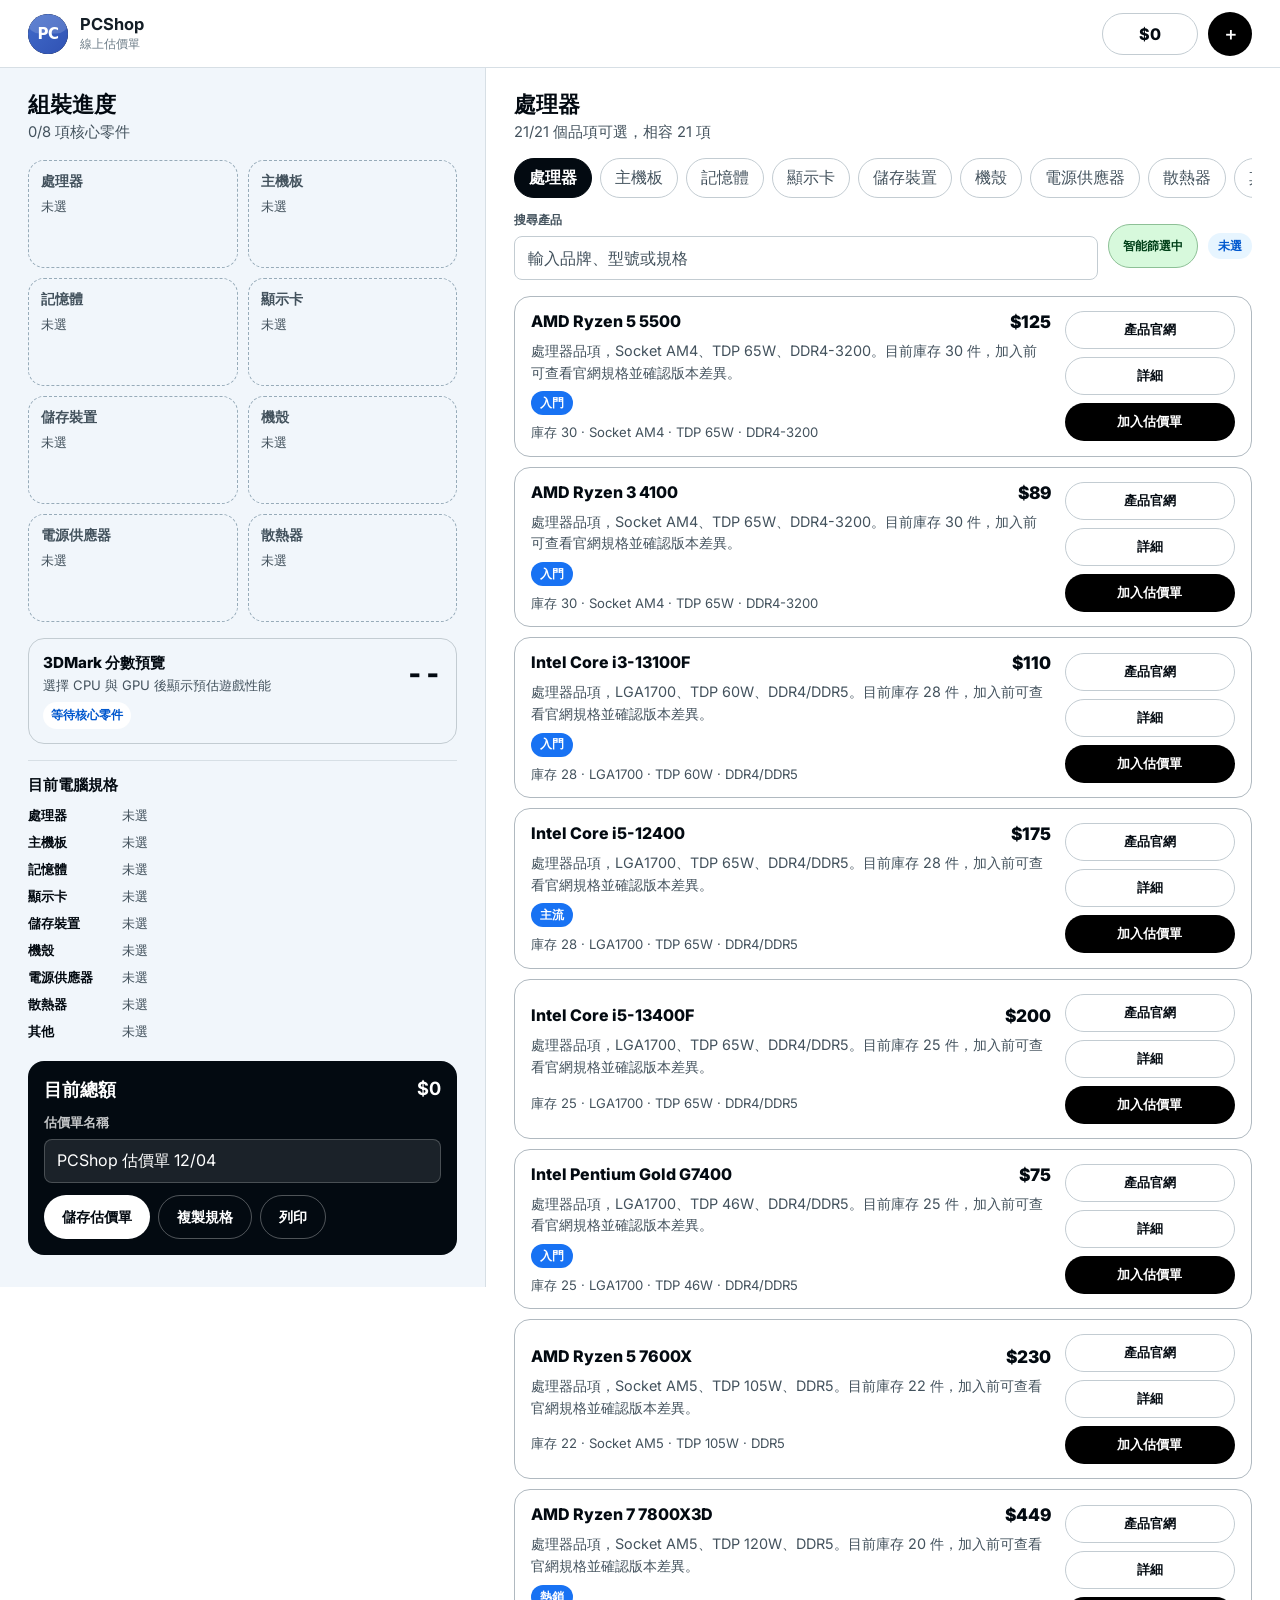
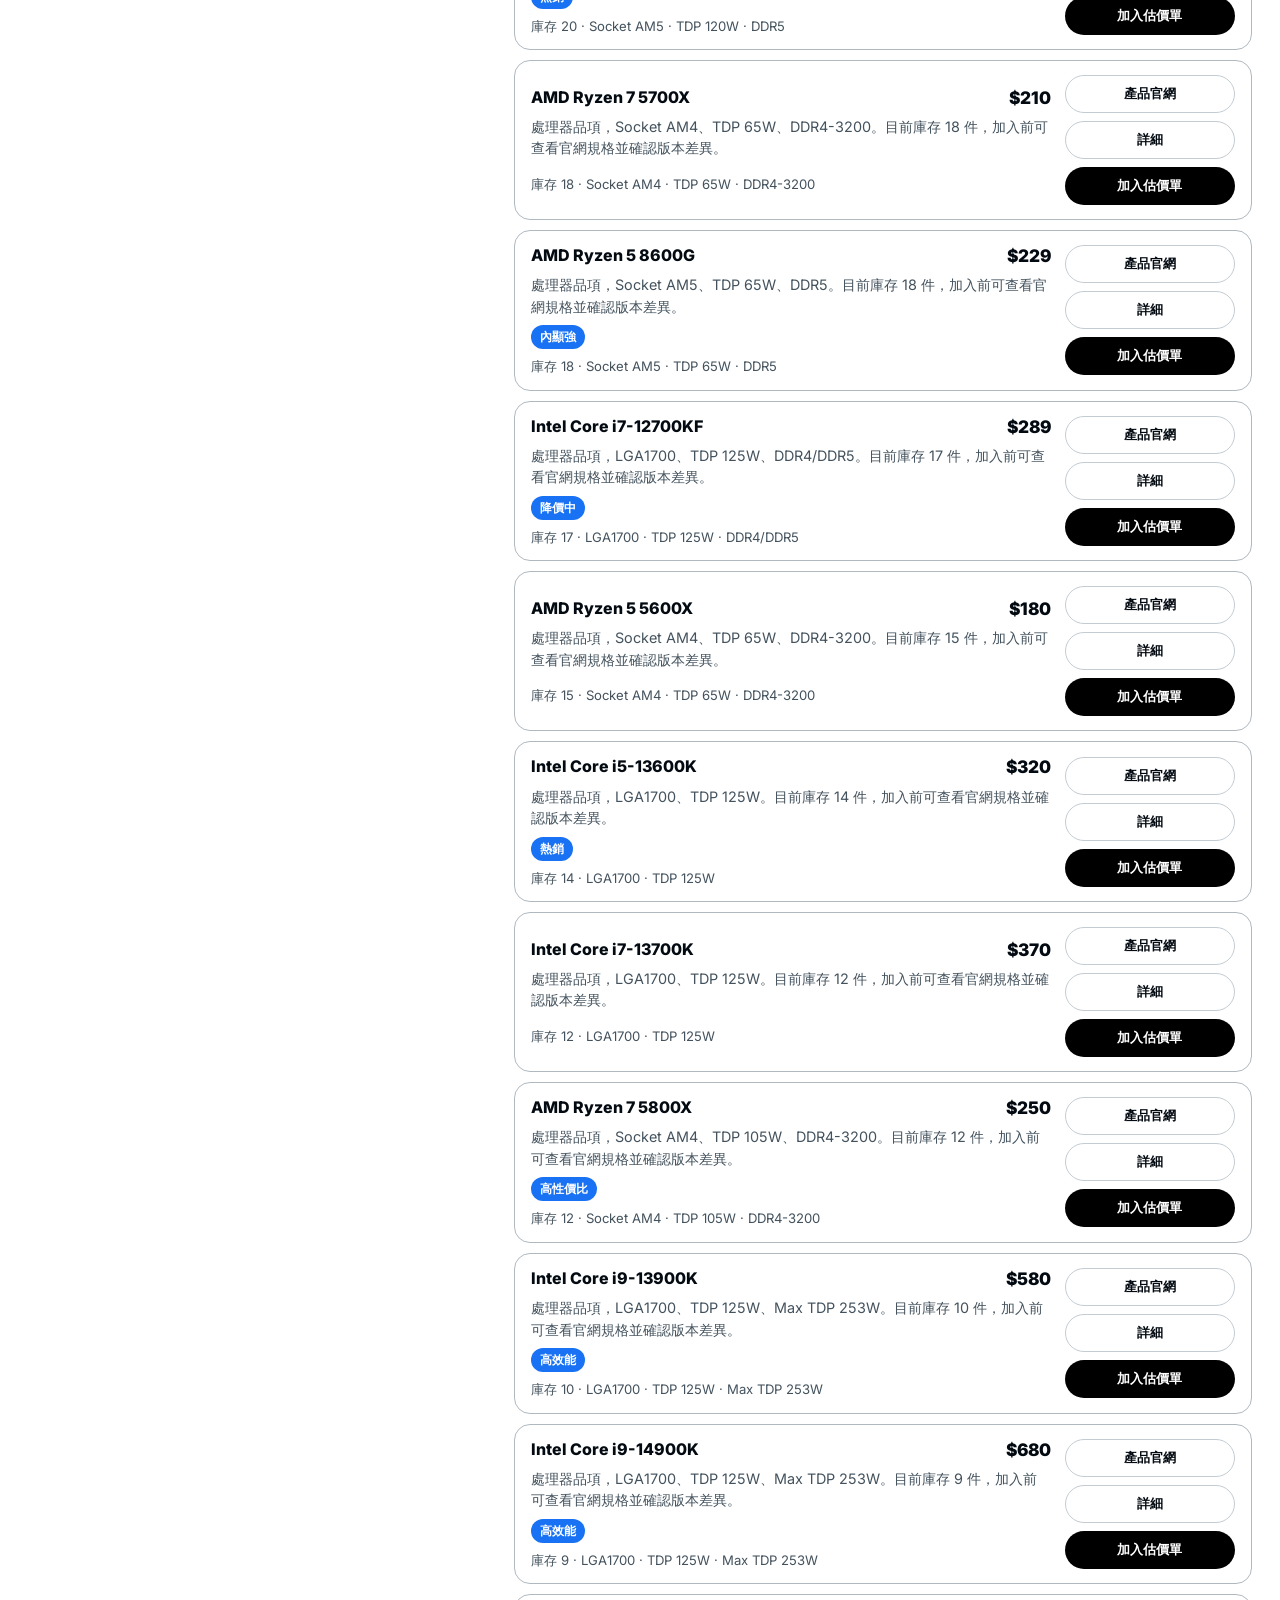
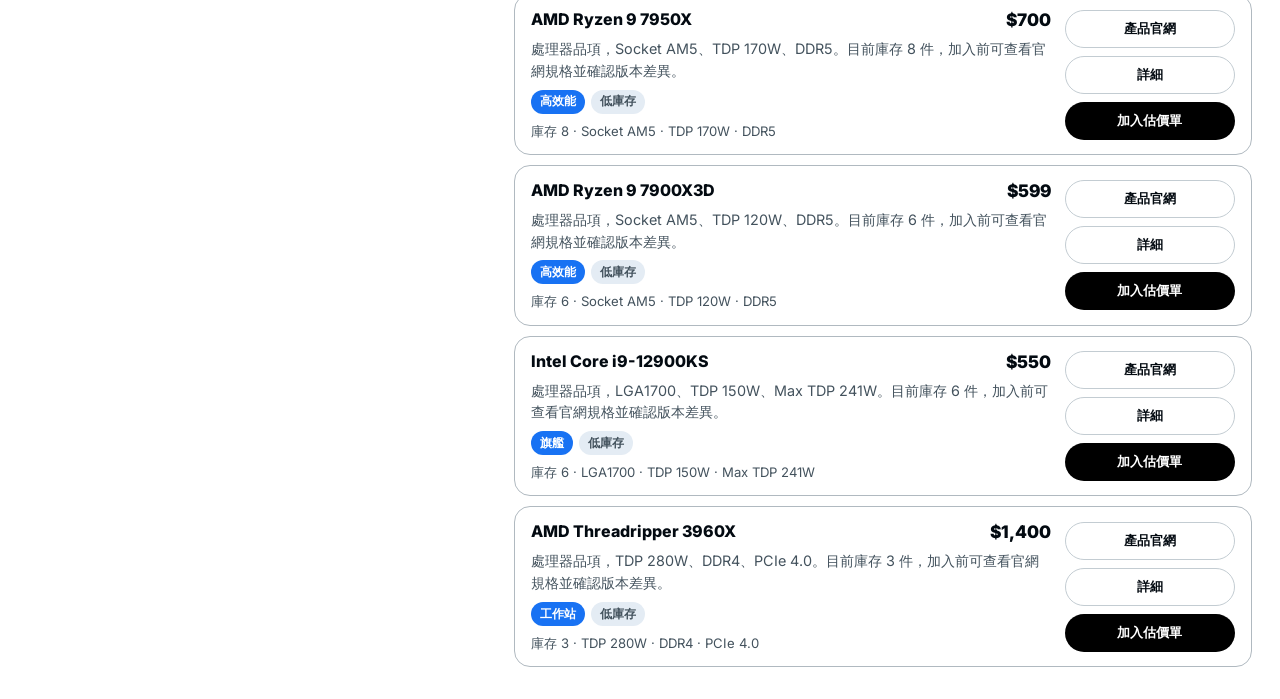
<file: index.html>
<!doctype html>
<html lang="zh-Hant">
  <head>
    <meta charset="UTF-8" />
    <meta name="viewport" content="width=device-width, initial-scale=1.0" />
    <title>PCShop 線上估價單</title>
    <link rel="icon" href="assets/logo-mark.svg" type="image/svg+xml" />
    <link rel="stylesheet" href="colors_and_type.css" />
    <link rel="stylesheet" href="styles.css" />
  </head>
  <body data-view="picker">
    <div class="app-frame">
      <header class="topbar">
        <a class="brand" href="#" aria-label="PCShop 線上估價單首頁">
          <img class="brand-mark" src="assets/logo-mark.svg" alt="" aria-hidden="true" width="40" height="40" />
          <span>
            <strong>PCShop</strong>
            <small>線上估價單</small>
          </span>
        </a>
        <div class="topbar-actions">
          <output id="topTotal" class="total-pill" aria-live="polite">$0</output>
          <button class="icon-button" type="button" id="saveQuoteTop" aria-label="儲存估價單" title="儲存估價單">
            <span aria-hidden="true">＋</span>
          </button>
        </div>
      </header>

      <div id="notice" class="notice" hidden></div>

      <main class="app-shell">
        <aside id="overviewPanel" class="overview-panel" aria-label="組裝進度總覽"></aside>
        <section id="workspace" class="workspace" aria-label="挑選零件"></section>
      </main>
    </div>

    <section id="printQuote" class="print-quote" aria-hidden="true"></section>

    <nav class="bottom-nav" aria-label="主要導覽">
      <button type="button" data-view-target="overview" aria-label="組裝進度">
        <span aria-hidden="true">◧</span>
        <b>進度</b>
      </button>
      <button type="button" data-view-target="picker" aria-label="挑選零件">
        <span aria-hidden="true">⌕</span>
        <b>挑選</b>
      </button>
      <button type="button" data-view-target="saved" aria-label="我的估價單">
        <span aria-hidden="true">▤</span>
        <b>估價單</b>
      </button>
    </nav>

    <dialog id="productDialog" class="product-dialog" aria-label="產品完整介紹"></dialog>

    <script src="script.js" defer></script>
  </body>
</html>
</file>
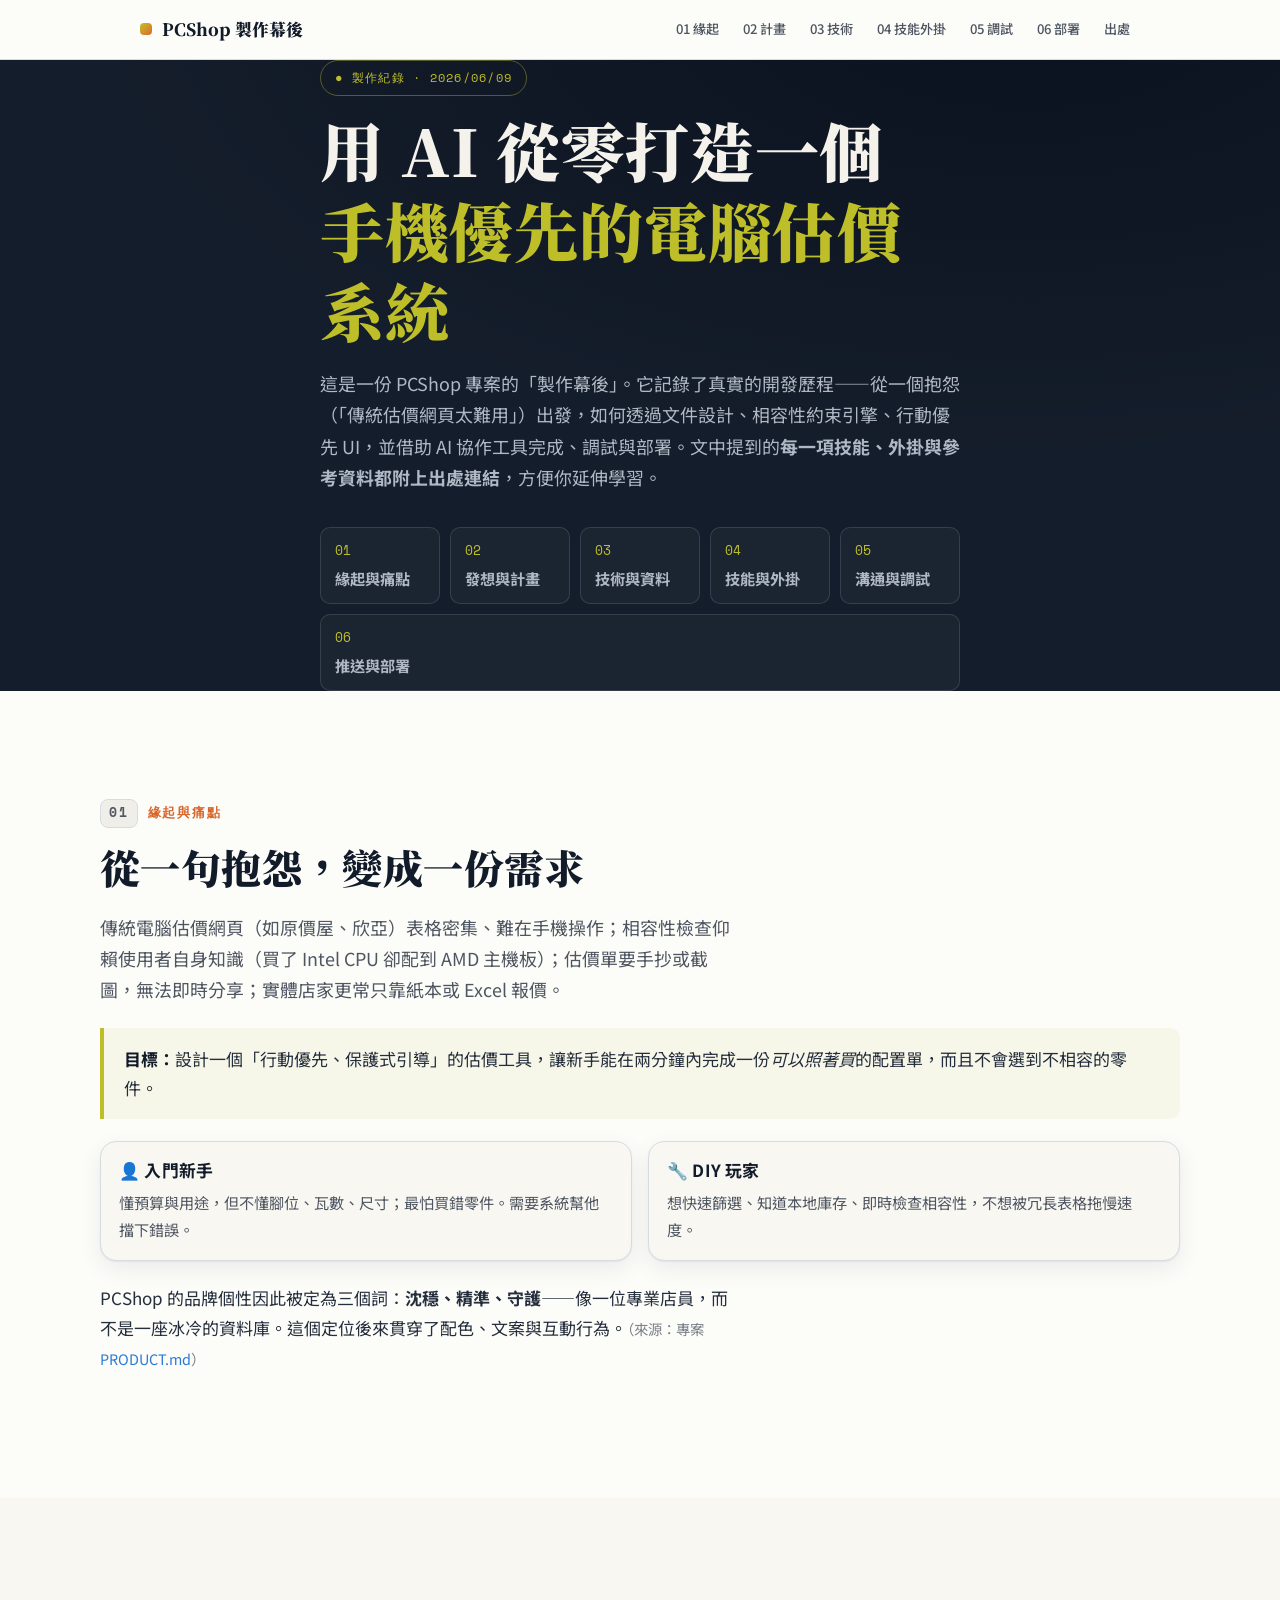
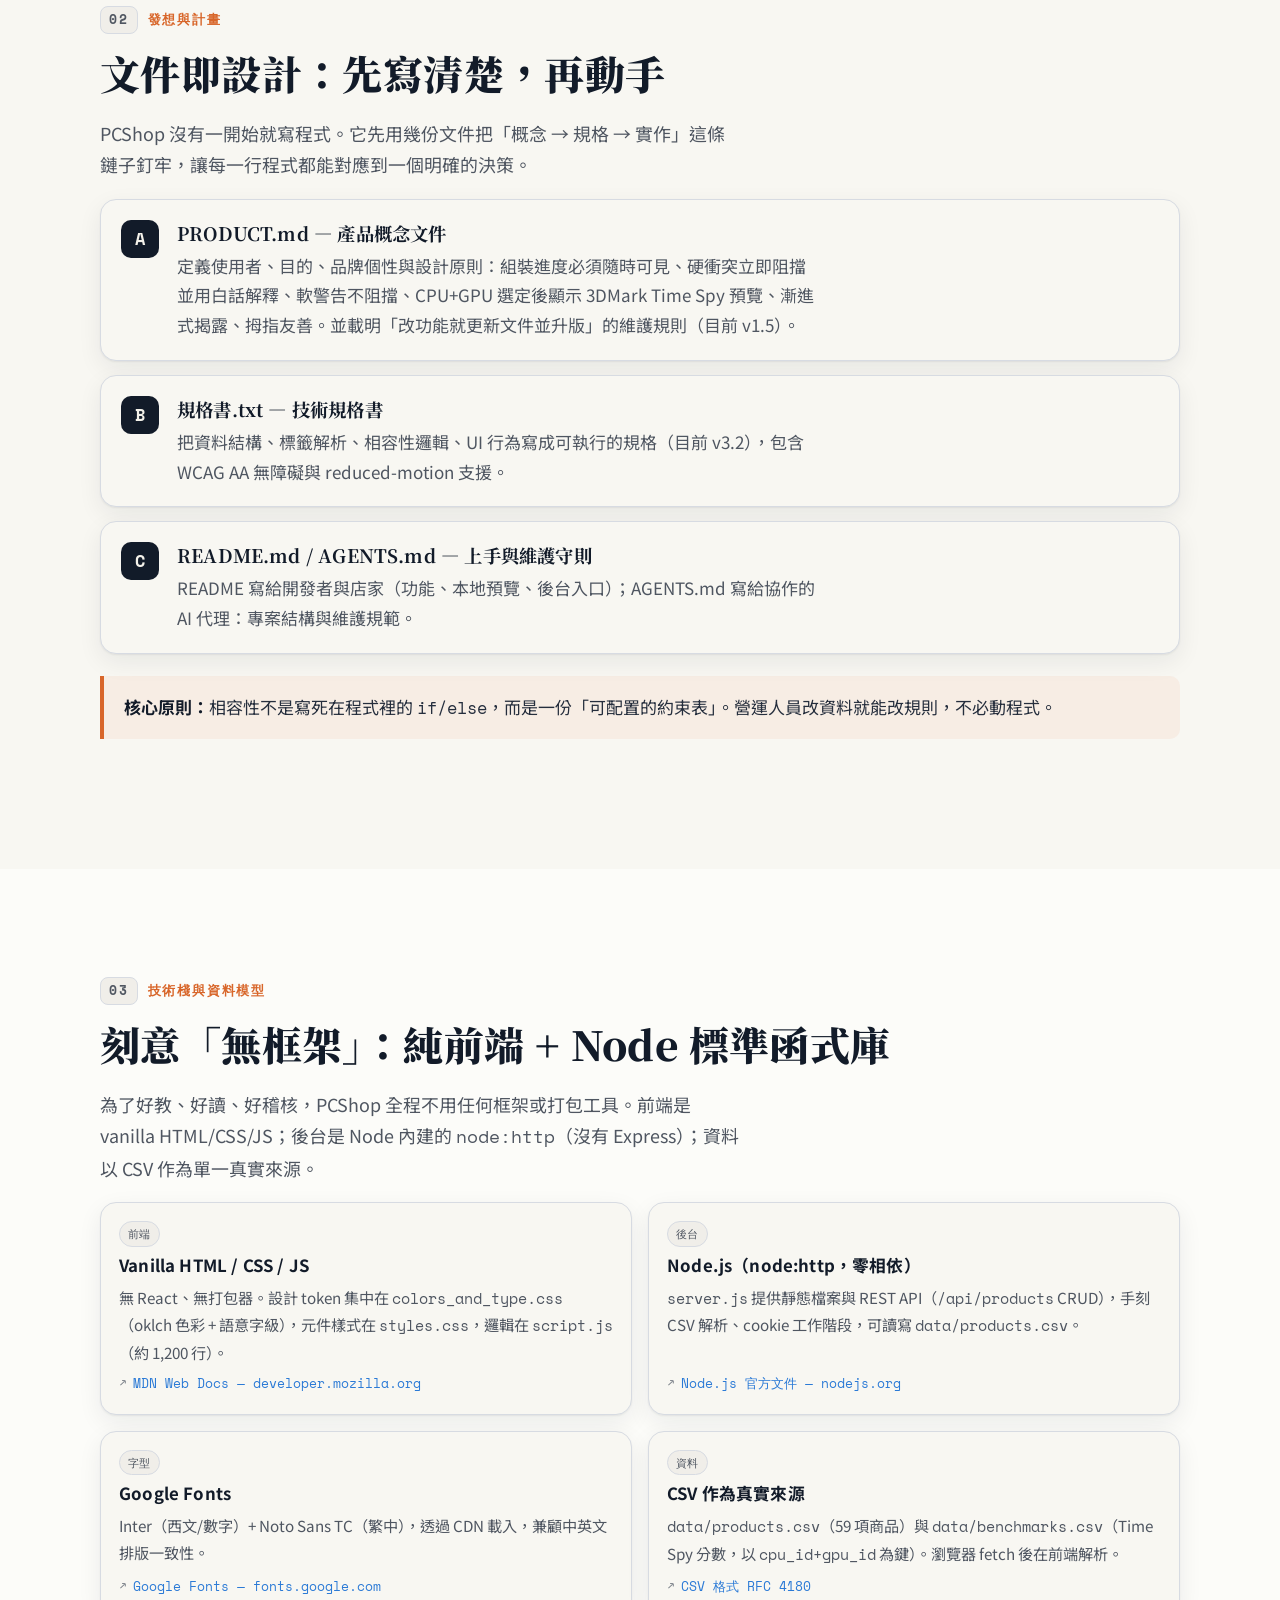
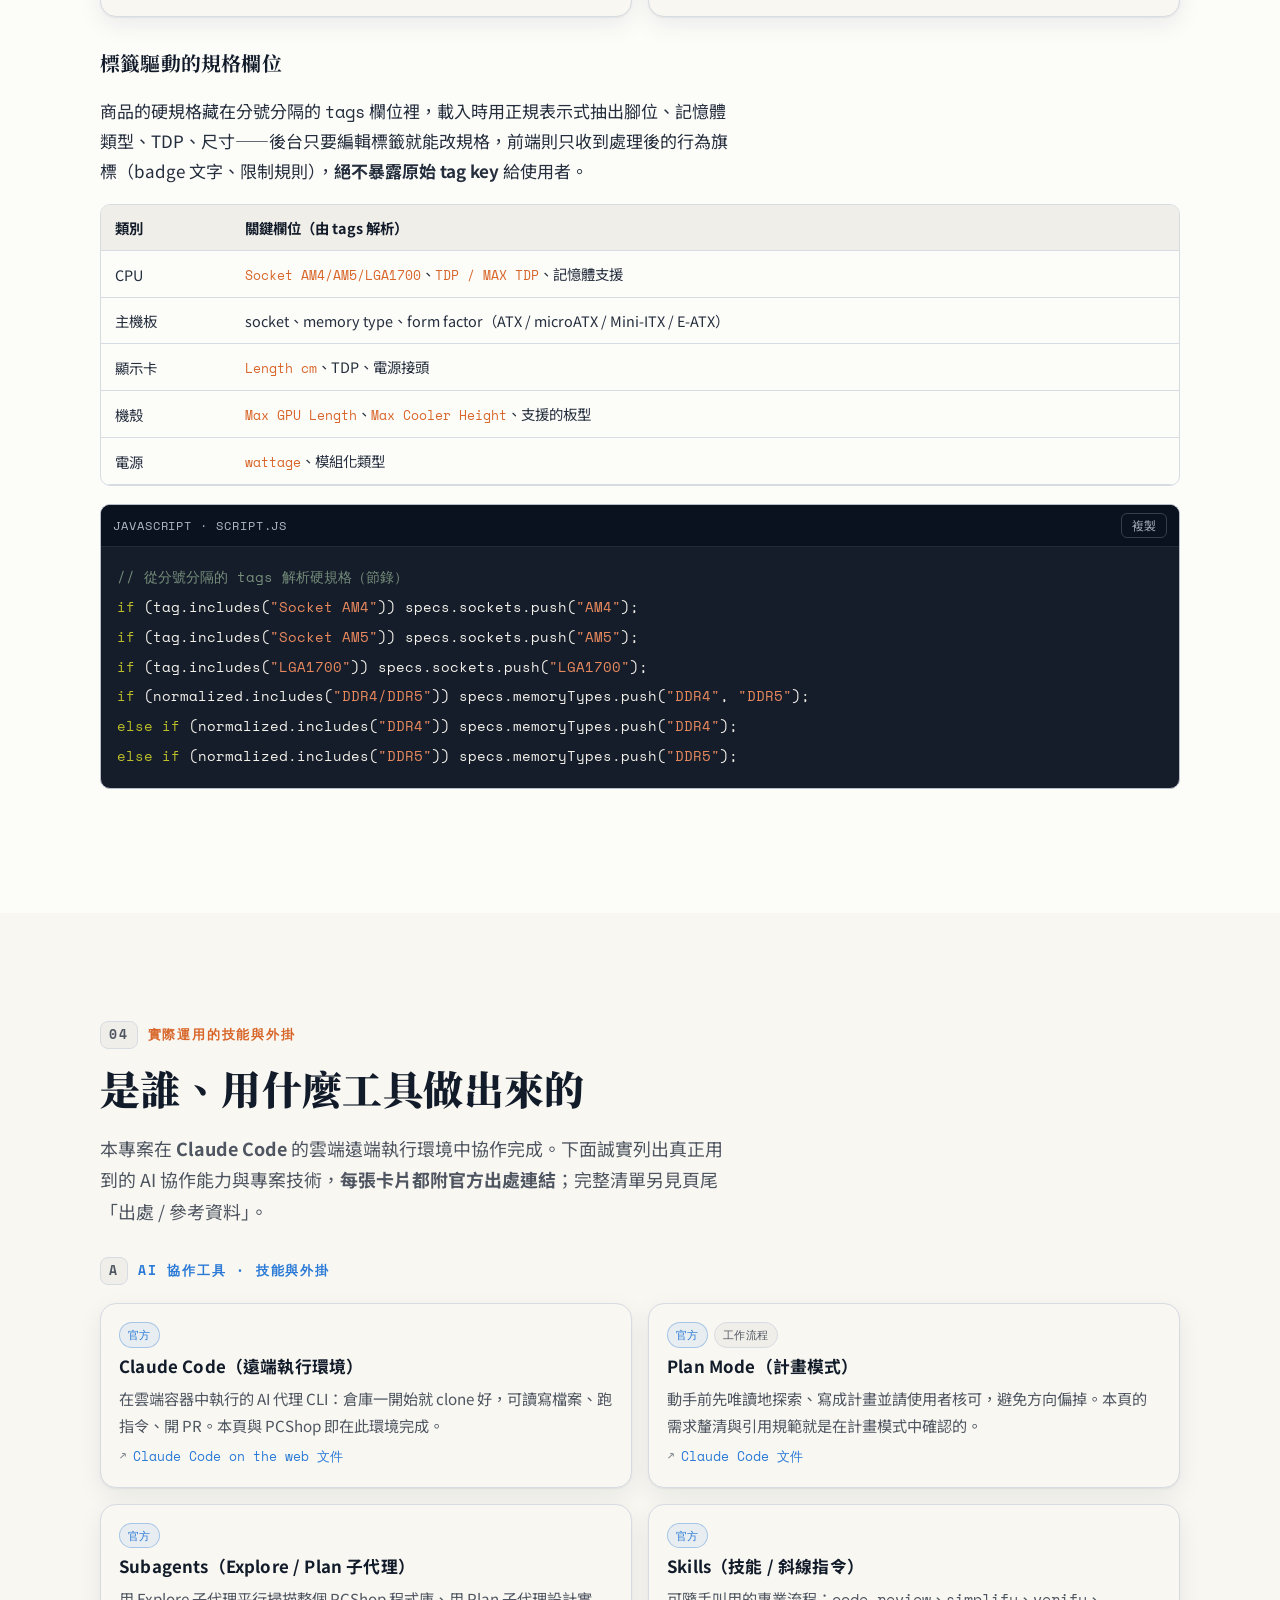
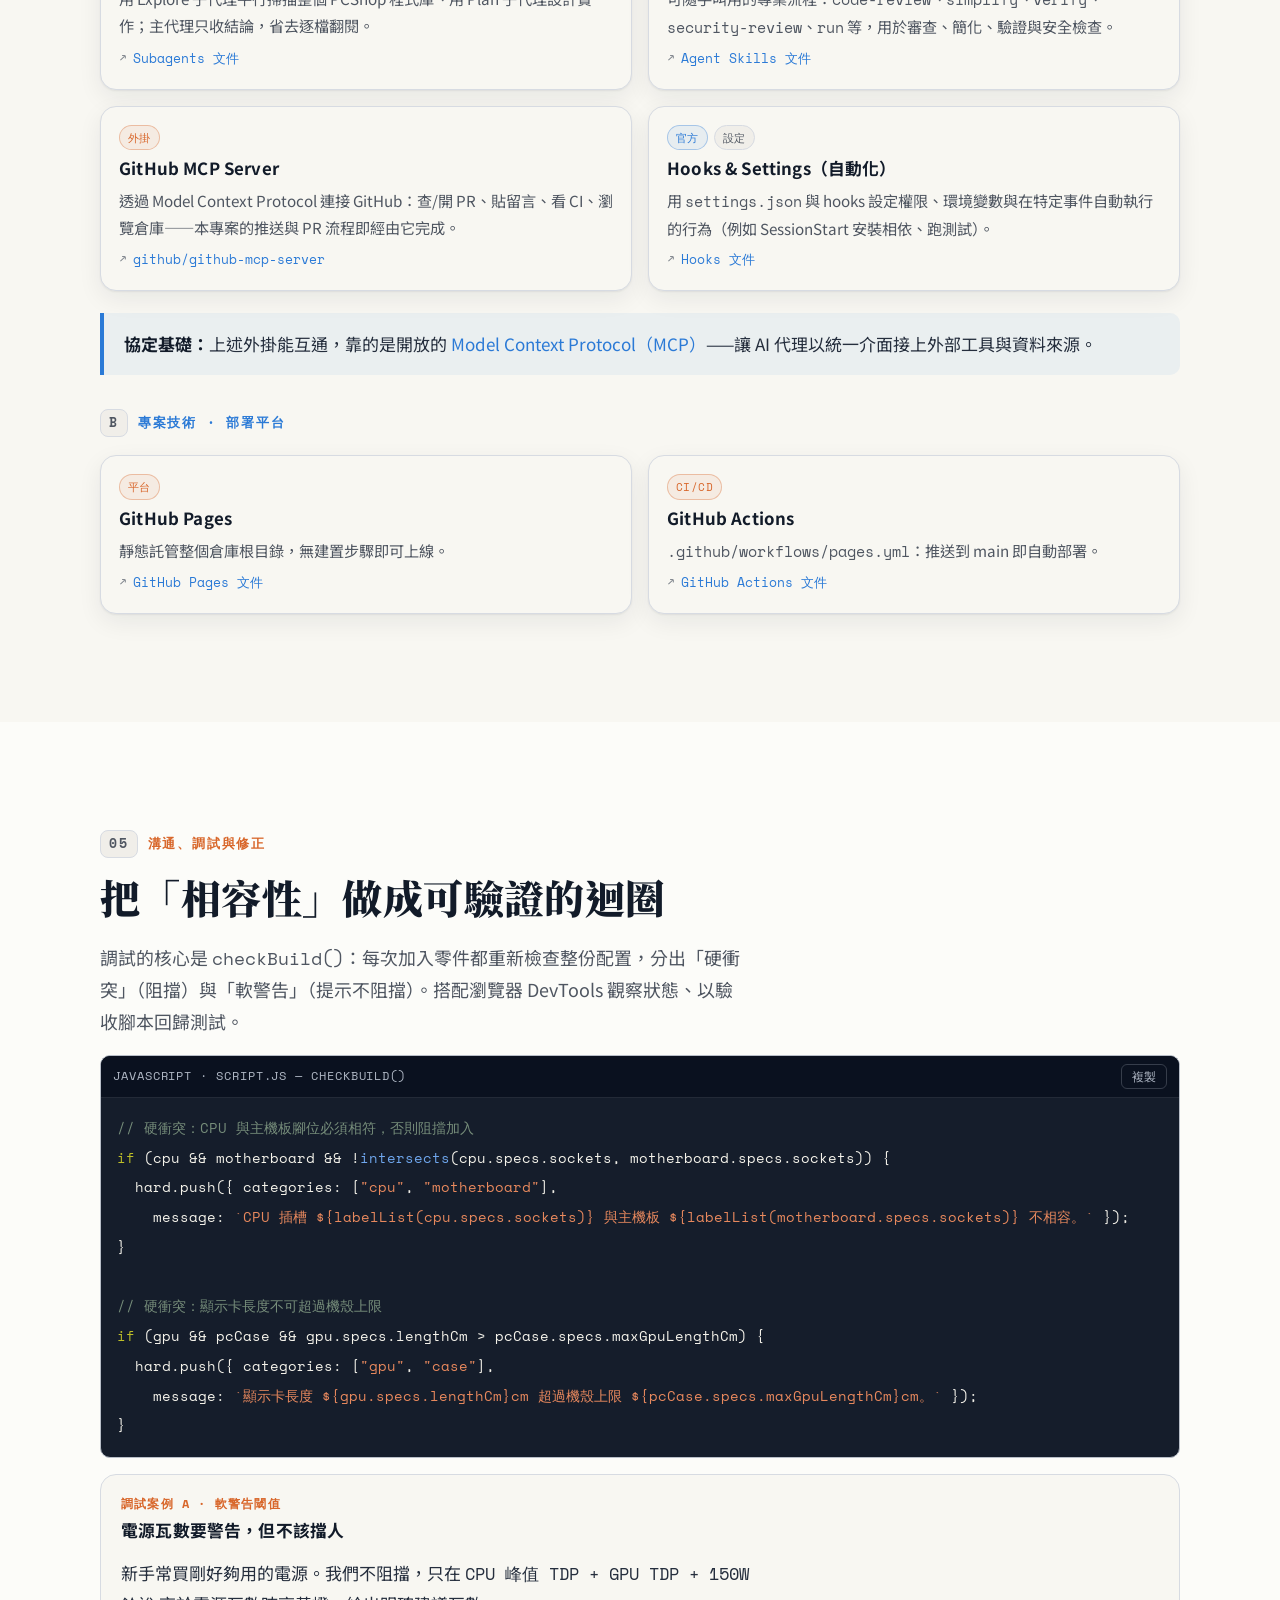
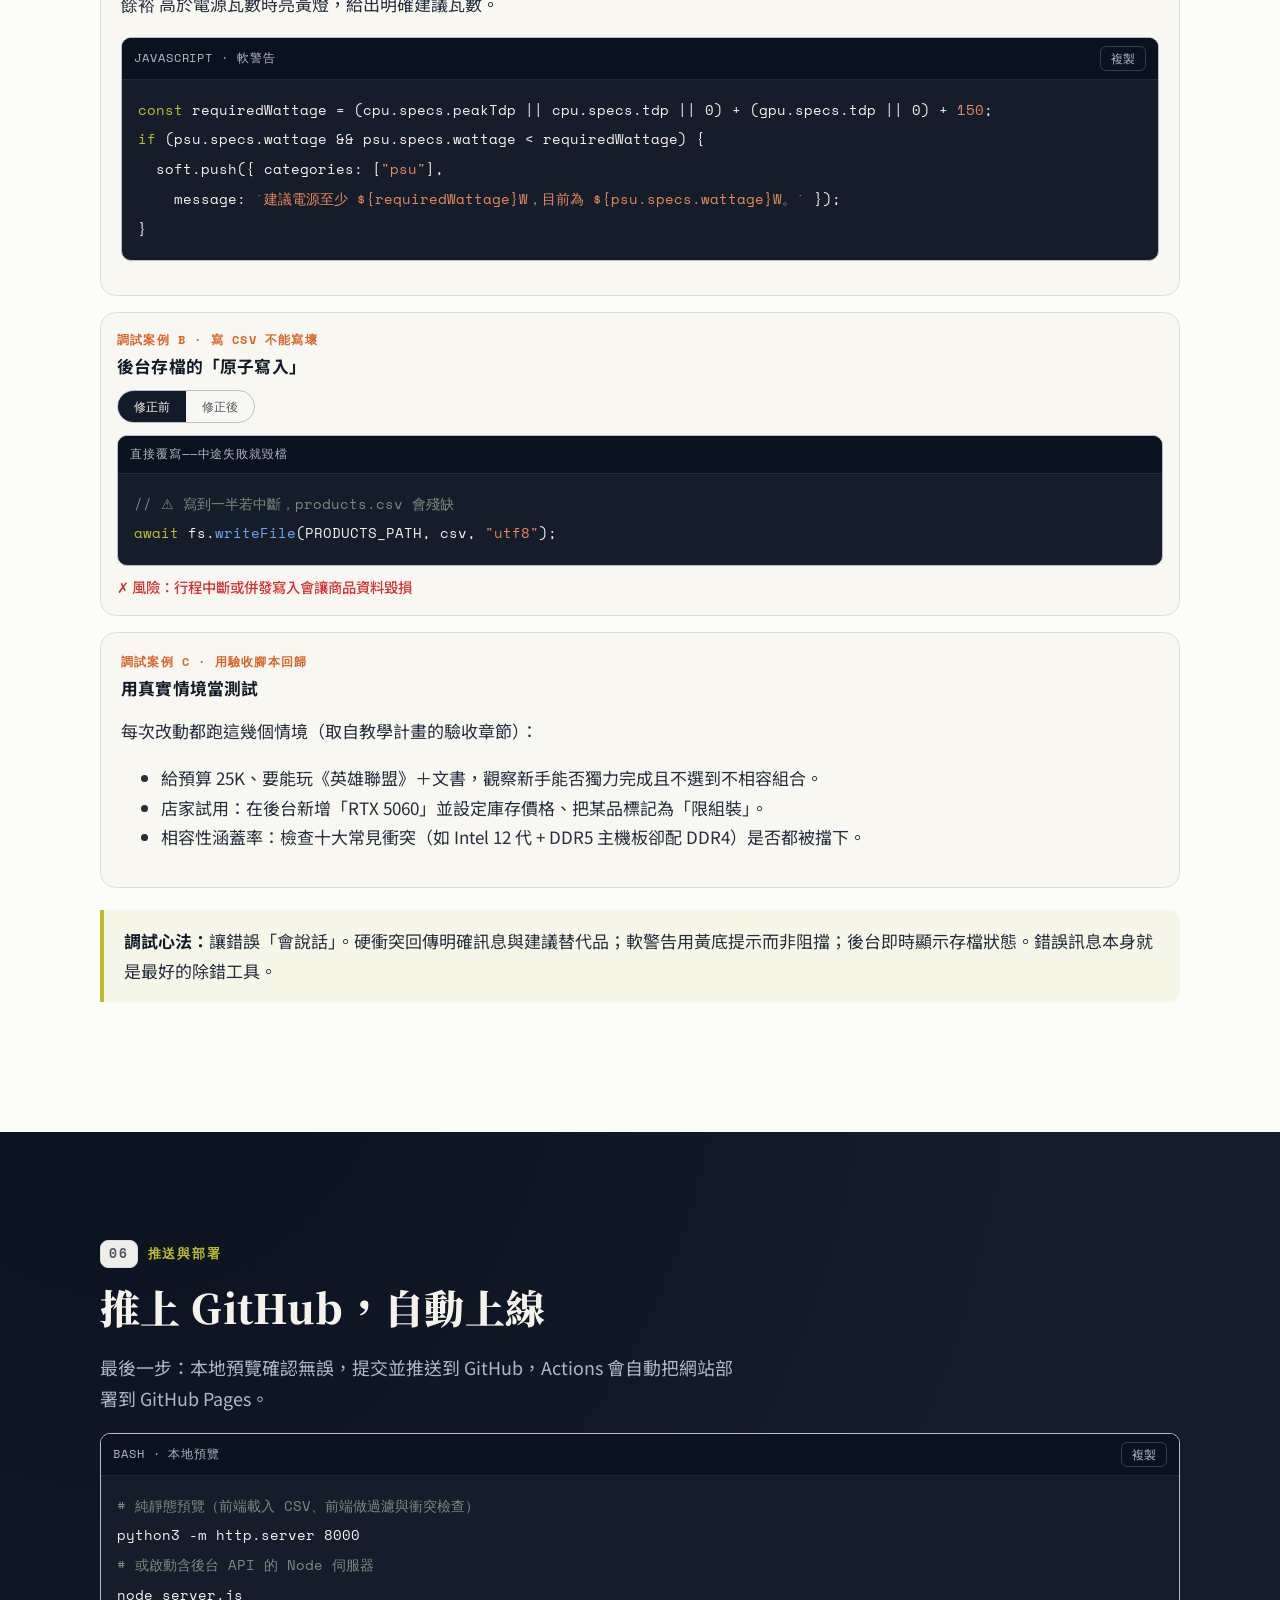
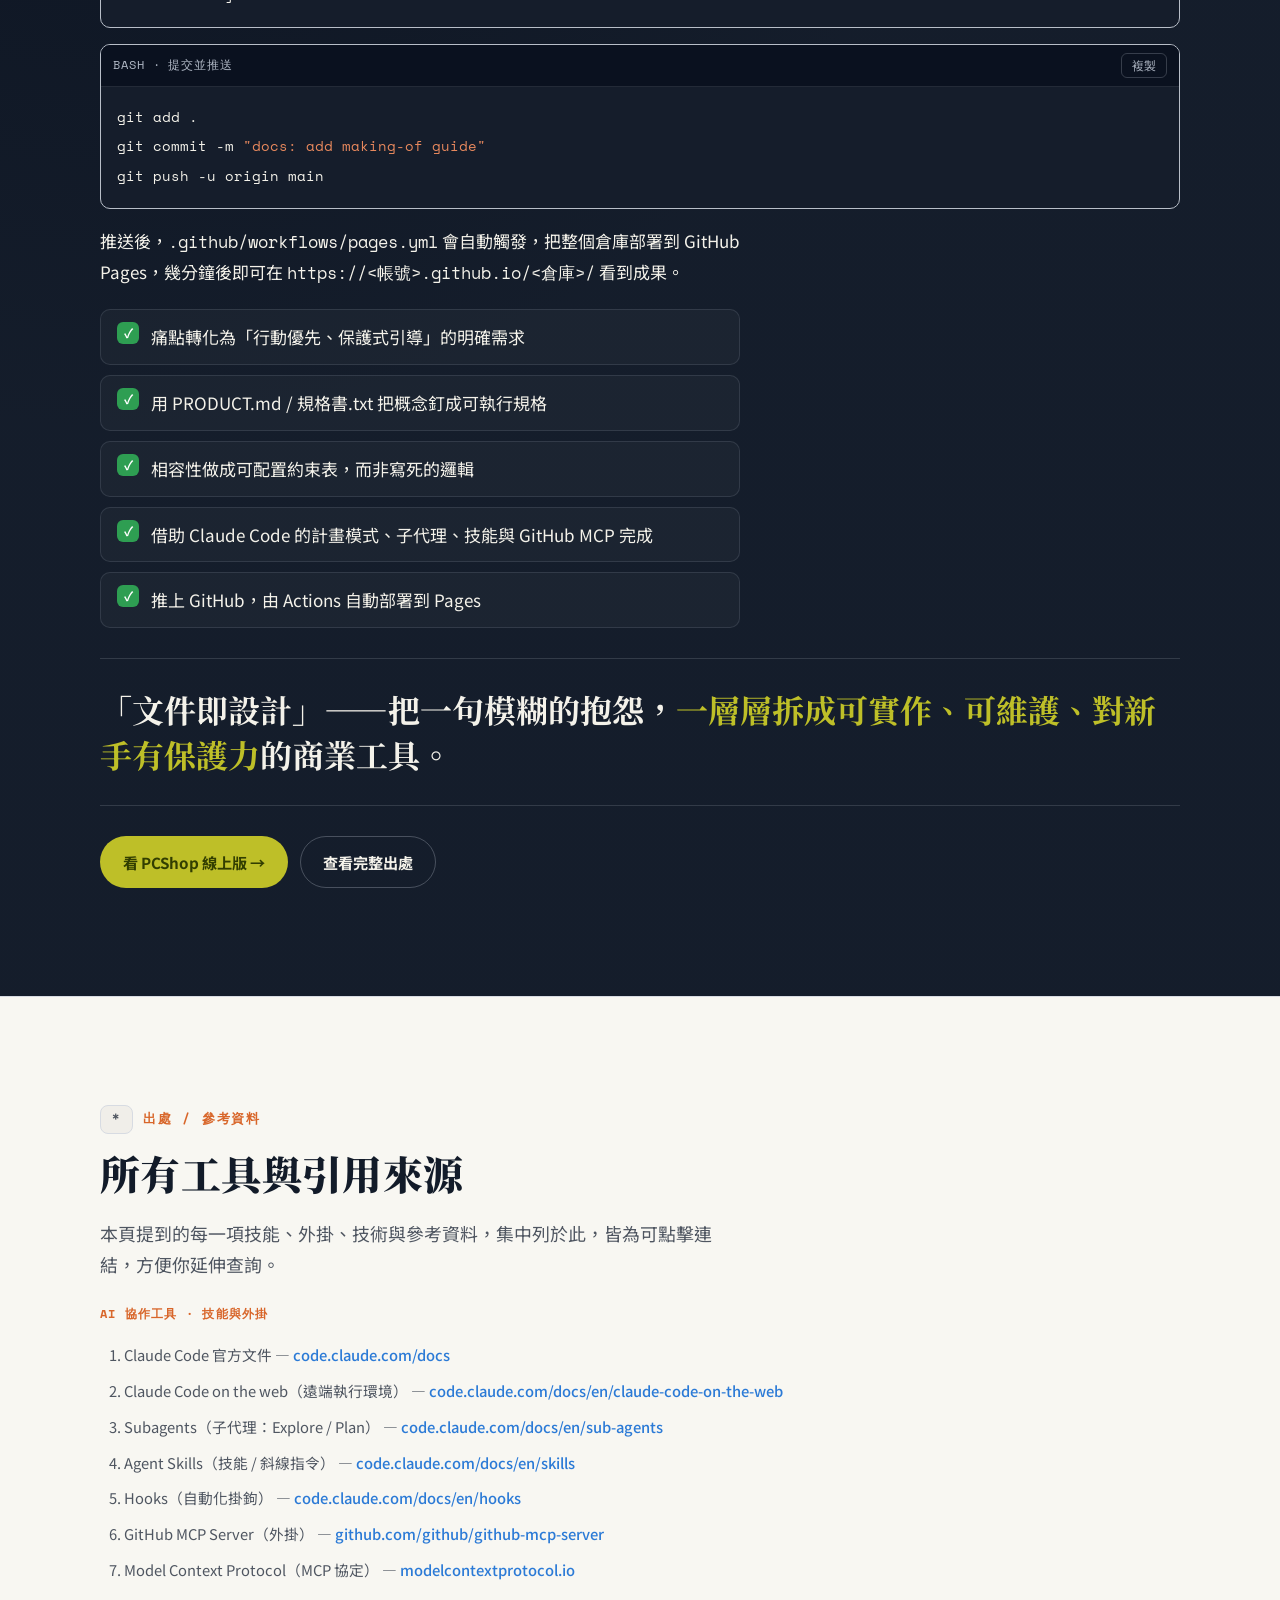
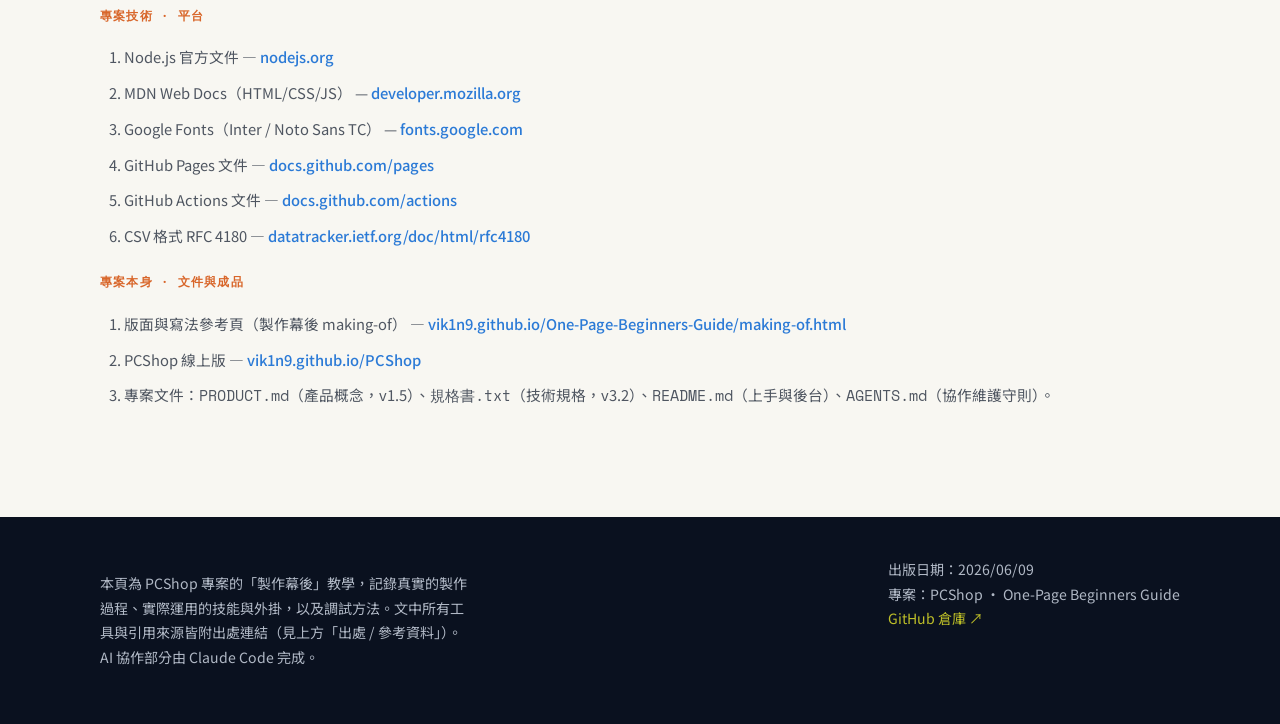
<file: pcshop-making-of.html>
<!DOCTYPE html>
<html lang="zh-Hant">
<head>
<meta charset="UTF-8" />
<meta name="viewport" content="width=device-width, initial-scale=1.0" />
<title>製作幕後：PCShop 估價系統的誕生 — 從痛點到部署的一頁式教學</title>
<meta name="description" content="完整記錄 PCShop（手機優先、新手友善的電腦組裝估價系統）的製作過程：發想、文件設計、技術棧與資料模型、實際運用的 AI 技能與外掛、調試方法，到推送部署。所有工具與參考資料皆附出處連結。" />
<meta name="author" content="Vik1n9" />
<meta property="og:title" content="製作幕後：PCShop 估價系統的誕生" />
<meta property="og:description" content="從痛點到部署，一頁讀懂 PCShop 是怎麼做出來的——含實際使用的技能、外掛與調試方法，全部附出處。" />
<meta property="og:type" content="article" />
<link rel="preconnect" href="https://fonts.googleapis.com" />
<link rel="preconnect" href="https://fonts.gstatic.com" crossorigin />
<link href="https://fonts.googleapis.com/css2?family=Noto+Serif+TC:wght@500;700;900&family=Noto+Sans+TC:wght@400;500;700;900&family=Space+Mono:wght@400;700&display=swap" rel="stylesheet" />
<style>
  :root{
    /* ---- Palette (oklch) ---- */
    --bg: oklch(99% 0.004 95);
    --surface: oklch(97.5% 0.006 95);
    --surface-2: oklch(95% 0.008 95);
    --ink-900: oklch(22% 0.03 260);
    --ink: oklch(30% 0.03 260);
    --ink-soft: oklch(45% 0.02 260);
    --muted: oklch(60% 0.015 260);
    --line: oklch(89% 0.01 260);
    --line-strong: oklch(80% 0.015 260);
    --primary: oklch(78% 0.16 110);          /* warm yellow-green */
    --primary-ink: oklch(34% 0.10 120);
    --accent: oklch(64% 0.16 45);            /* rust / orange */
    --official: oklch(58% 0.16 255);         /* blue */
    --ok: oklch(62% 0.15 150);               /* green */
    --bad: oklch(58% 0.20 25);               /* red */
    --dark: oklch(23% 0.03 260);
    --dark-2: oklch(18% 0.03 262);
    --on-dark: oklch(96% 0.01 95);
    --on-dark-soft: oklch(78% 0.02 260);
    --radius: 16px;
    --radius-sm: 10px;
    --shadow: 0 1px 2px oklch(20% 0.03 260 / .06), 0 8px 24px oklch(20% 0.03 260 / .07);
    --maxw: 1080px;
    --content: 40rem;
    --serif: "Noto Serif TC", Georgia, "Times New Roman", serif;
    --sans: "Noto Sans TC", system-ui, -apple-system, "Segoe UI", Roboto, sans-serif;
    --mono: "Space Mono", ui-monospace, "SF Mono", Menlo, monospace;
  }

  *{ box-sizing: border-box; }
  html{ scroll-behavior: smooth; scroll-padding-top: 72px; }
  body{
    margin:0; background: var(--bg); color: var(--ink);
    font-family: var(--sans); font-size: 17px; line-height: 1.75;
    -webkit-font-smoothing: antialiased; text-rendering: optimizeLegibility;
  }
  a{ color: var(--official); text-decoration: none; }
  a:hover{ text-decoration: underline; }
  h1,h2,h3{ font-family: var(--serif); color: var(--ink-900); line-height: 1.25; letter-spacing: .01em; }
  code, kbd{ font-family: var(--mono); }

  /* ---- Progress bar ---- */
  .progress{ position: fixed; top:0; left:0; height: 3px; width:0%; background: linear-gradient(90deg, var(--primary), var(--accent)); z-index: 100; transition: width .1s linear; }

  /* ---- Top nav ---- */
  .nav{
    position: sticky; top:0; z-index: 60; backdrop-filter: saturate(1.2) blur(8px);
    background: oklch(99% 0.004 95 / .82); border-bottom: 1px solid var(--line);
  }
  .nav-in{ max-width: var(--maxw); margin:0 auto; display:flex; align-items:center; justify-content:space-between; gap:16px; padding: 12px clamp(20px,4vw,40px); }
  .brand{ font-family: var(--serif); font-weight: 900; font-size: 1.05rem; color: var(--ink-900); display:flex; align-items:center; gap:10px; }
  .brand .dot{ width: 12px; height:12px; border-radius:4px; background: linear-gradient(135deg, var(--primary), var(--accent)); display:inline-block; }
  .nav-links{ display:flex; gap: 4px; flex-wrap: wrap; }
  .nav-links a{ color: var(--ink-soft); font-size: .82rem; font-weight: 500; padding: 6px 10px; border-radius: 999px; }
  .nav-links a:hover{ background: var(--surface-2); text-decoration:none; color: var(--ink-900); }
  @media (max-width: 920px){ .nav-links{ display:none; } }

  /* ---- Layout ---- */
  section{ padding: clamp(58px, 9vw, 108px) clamp(20px, 4vw, 40px); }
  .wrap{ max-width: var(--maxw); margin: 0 auto; }
  .narrow{ max-width: var(--content); }
  .eyebrow{ font-family: var(--mono); font-size: .8rem; letter-spacing: .14em; text-transform: uppercase; color: var(--accent); font-weight: 700; display:flex; align-items:center; gap:10px; margin-bottom: 14px; }
  .eyebrow .num{ background: var(--surface-2); border:1px solid var(--line); border-radius: 8px; padding: 2px 8px; color: var(--ink-soft); }
  h2.title{ font-size: clamp(1.7rem, 4vw, 2.5rem); margin: 0 0 .5em; font-weight: 900; }
  .lead{ font-size: 1.12rem; color: var(--ink-soft); max-width: var(--content); }
  p{ max-width: var(--content); }
  .small{ font-size: .9rem; color: var(--muted); }

  /* ---- Hero ---- */
  .hero{ background: radial-gradient(120% 120% at 80% -10%, var(--dark-2), var(--dark) 60%); color: var(--on-dark); }
  .hero h1{ color: var(--on-dark); font-size: clamp(2.1rem, 6vw, 4rem); font-weight: 900; margin: .2em 0 .3em; }
  .hero h1 .hl{ color: var(--primary); }
  .hero .lead{ color: var(--on-dark-soft); }
  .badge{ display:inline-flex; align-items:center; gap:8px; font-family: var(--mono); font-size: .78rem; letter-spacing:.1em; text-transform:uppercase; color: var(--primary); border:1px solid oklch(78% 0.16 110 / .4); border-radius: 999px; padding: 6px 14px; }
  .stepper{ display:flex; flex-wrap:wrap; gap: 10px; margin-top: 34px; }
  .stepper a{ display:flex; flex-direction:column; gap:2px; min-width: 120px; flex:1; padding: 12px 14px; border:1px solid oklch(78% 0.02 260 / .18); border-radius: var(--radius-sm); color: var(--on-dark-soft); background: oklch(96% 0.01 95 / .03); }
  .stepper a:hover{ border-color: var(--primary); text-decoration:none; color: var(--on-dark); }
  .stepper .n{ font-family: var(--mono); color: var(--primary); font-size: .8rem; }
  .stepper .t{ font-weight: 700; font-size: .95rem; }

  /* ---- Cards / steps ---- */
  .stepc{ display:flex; gap:18px; padding: 20px; border:1px solid var(--line); border-radius: var(--radius); background: var(--surface); box-shadow: var(--shadow); margin: 14px 0; }
  .stepc .idx{ flex: none; width: 38px; height: 38px; border-radius: 10px; background: var(--ink-900); color: var(--on-dark); display:grid; place-items:center; font-family: var(--mono); font-weight: 700; }
  .stepc h3{ margin: 2px 0 6px; font-size: 1.15rem; }
  .stepc p{ margin: 0; color: var(--ink-soft); }

  .grid{ display:grid; grid-template-columns: 1fr 1fr; gap: 16px; margin-top: 18px; }
  @media (max-width: 760px){ .grid{ grid-template-columns: 1fr; } }

  /* ---- Tool cards ---- */
  .tool{ border:1px solid var(--line); border-radius: var(--radius); padding: 18px; background: var(--surface); box-shadow: var(--shadow); display:flex; flex-direction:column; gap: 8px; }
  .tool h3{ font-family: var(--sans); font-size: 1.05rem; margin:0; display:flex; align-items:center; gap:8px; }
  .tool .tags{ display:flex; gap:6px; flex-wrap:wrap; }
  .tag{ font-family: var(--mono); font-size: .7rem; letter-spacing:.04em; padding: 2px 8px; border-radius:999px; background: var(--surface-2); color: var(--ink-soft); border:1px solid var(--line); }
  .tag.official{ color: var(--official); border-color: oklch(58% 0.16 255 / .35); background: oklch(58% 0.16 255 / .08); }
  .tag.third{ color: var(--accent); border-color: oklch(64% 0.16 45 / .35); background: oklch(64% 0.16 45 / .08); }
  .tool p{ margin:0; font-size: .95rem; color: var(--ink-soft); }
  .src{ margin-top: auto; font-family: var(--mono); font-size: .8rem; }
  .src a{ display:inline-flex; align-items:center; gap:6px; }
  .src a::before{ content:"↗"; color: var(--muted); }

  /* ---- Callout ---- */
  .callout{ border-left: 4px solid var(--primary); background: oklch(78% 0.16 110 / .08); border-radius: 0 var(--radius-sm) var(--radius-sm) 0; padding: 16px 20px; margin: 22px 0; }
  .callout.accent{ border-left-color: var(--accent); background: oklch(64% 0.16 45 / .07); }
  .callout.official{ border-left-color: var(--official); background: oklch(58% 0.16 255 / .07); }
  .callout strong{ color: var(--ink-900); }

  /* ---- Case cards ---- */
  .case{ border:1px solid var(--line); border-radius: var(--radius); background: var(--surface); padding: 18px 20px; margin: 14px 0; }
  .case .label{ font-family: var(--mono); font-size: .75rem; letter-spacing:.1em; text-transform:uppercase; color: var(--accent); font-weight:700; }
  .case h3{ font-family: var(--sans); font-size: 1.05rem; margin: 6px 0; }

  /* ---- Code blocks ---- */
  .code{ border:1px solid var(--line-strong); border-radius: var(--radius-sm); overflow:hidden; margin: 16px 0; background: var(--dark); }
  .code .bar{ display:flex; align-items:center; justify-content:space-between; padding: 8px 12px; background: var(--dark-2); border-bottom: 1px solid oklch(50% 0.02 260 / .3); }
  .code .lang{ font-family: var(--mono); font-size: .72rem; letter-spacing:.08em; color: var(--on-dark-soft); text-transform: uppercase; }
  .code .copy{ font-family: var(--mono); font-size: .72rem; color: var(--on-dark-soft); background: transparent; border:1px solid oklch(60% 0.02 260 / .4); border-radius: 6px; padding: 3px 10px; cursor: pointer; }
  .code .copy:hover{ color: var(--primary); border-color: var(--primary); }
  .code pre{ margin:0; padding: 16px; overflow-x:auto; }
  .code code{ font-family: var(--mono); font-size: .85rem; line-height: 1.7; color: var(--on-dark); white-space: pre; }
  .code .c-com{ color: oklch(62% 0.04 150); }
  .code .c-kw{ color: var(--primary); }
  .code .c-str{ color: oklch(72% 0.13 45); }
  .code .c-fn{ color: oklch(72% 0.12 255); }

  /* ---- Before / after ---- */
  .ba{ border:1px solid var(--line); border-radius: var(--radius); padding: 16px; background: var(--surface); margin: 16px 0; }
  .ba .toggle{ display:inline-flex; border:1px solid var(--line-strong); border-radius: 999px; overflow:hidden; margin-bottom: 12px; }
  .ba .toggle button{ font-family: var(--mono); font-size: .78rem; padding: 6px 16px; border:0; background: transparent; cursor:pointer; color: var(--ink-soft); }
  .ba .toggle button[aria-pressed="true"]{ background: var(--ink-900); color: var(--on-dark); }
  .ba .panel{ display:none; }
  .ba .panel.show{ display:block; }
  .ba .verdict{ font-size: .9rem; margin-top: 8px; font-weight: 500; }
  .ba .verdict.bad{ color: var(--bad); }
  .ba .verdict.ok{ color: var(--ok); }

  /* ---- Table ---- */
  .tablewrap{ overflow-x:auto; margin: 18px 0; border:1px solid var(--line); border-radius: var(--radius-sm); }
  table{ border-collapse: collapse; width:100%; font-size: .9rem; min-width: 520px; }
  th,td{ text-align:left; padding: 10px 14px; border-bottom: 1px solid var(--line); }
  th{ background: var(--surface-2); font-family: var(--sans); color: var(--ink-900); font-weight:700; }
  td code{ font-size: .82rem; color: var(--accent); }

  /* ---- Checklist / finale ---- */
  .finale{ background: radial-gradient(120% 120% at 10% -10%, var(--dark-2), var(--dark) 60%); color: var(--on-dark); }
  .finale h2{ color: var(--on-dark); }
  .finale .lead{ color: var(--on-dark-soft); }
  .checklist{ list-style:none; padding:0; margin: 22px 0; display:grid; gap: 10px; max-width: var(--content); }
  .checklist li{ display:flex; gap: 12px; align-items:flex-start; padding: 12px 16px; border:1px solid oklch(70% 0.02 260 / .18); border-radius: var(--radius-sm); background: oklch(96% 0.01 95 / .03); }
  .checklist .ck{ flex:none; width:22px; height:22px; border-radius: 6px; background: var(--ok); color: #fff; display:grid; place-items:center; font-size: .8rem; font-weight:700; }
  .pull{ font-family: var(--serif); font-weight: 700; font-size: clamp(1.3rem, 3.4vw, 2rem); line-height: 1.4; color: var(--on-dark); border-top:1px solid oklch(60% 0.02 260 / .3); border-bottom:1px solid oklch(60% 0.02 260 / .3); padding: 28px 0; margin: 30px 0; }
  .pull .hl{ color: var(--primary); }
  .cta{ display:flex; gap: 12px; flex-wrap:wrap; margin-top: 18px; }
  .btn{ display:inline-flex; align-items:center; gap:8px; font-weight:700; border-radius: 999px; padding: 12px 22px; border:1px solid transparent; cursor:pointer; font-family: var(--sans); font-size: .95rem; }
  .btn.primary{ background: var(--primary); color: var(--primary-ink); }
  .btn.ghost{ background: transparent; color: var(--on-dark); border-color: oklch(70% 0.02 260 / .4); }
  .btn:hover{ text-decoration:none; transform: translateY(-1px); }

  /* ---- References ---- */
  .refs{ background: var(--surface); border-top: 1px solid var(--line); }
  .refs ol{ max-width: var(--maxw); margin: 18px auto 0; padding-left: 1.4em; display:grid; gap: 10px; }
  .refs li{ font-size: .92rem; color: var(--ink-soft); }
  .refs li a{ font-weight: 500; }
  .refs .group{ font-family: var(--mono); font-size: .78rem; letter-spacing:.1em; text-transform:uppercase; color: var(--accent); margin: 22px 0 4px; font-weight:700; }

  /* ---- Footer ---- */
  footer{ background: var(--dark-2); color: var(--on-dark-soft); padding: 40px clamp(20px,4vw,40px); font-size: .88rem; }
  footer .wrap{ display:flex; flex-wrap:wrap; gap: 20px; justify-content: space-between; }
  footer a{ color: var(--primary); }
  footer .note{ max-width: 46ch; }

  /* ---- Reveal animation ---- */
  .reveal{ opacity:0; transform: translateY(18px); transition: opacity .6s ease, transform .6s ease; }
  .reveal.in{ opacity:1; transform:none; }
  [data-d="1"]{ transition-delay: .08s; }
  [data-d="2"]{ transition-delay: .16s; }
  [data-d="3"]{ transition-delay: .24s; }
  @media (prefers-reduced-motion: reduce){
    html{ scroll-behavior: auto; }
    .reveal{ opacity:1; transform:none; transition:none; }
    .btn:hover{ transform:none; }
  }

  /* ---- Print ---- */
  @media print{
    .nav, .progress, .copy, .toggle, .cta, .stepper{ display:none !important; }
    body{ font-size: 12px; color:#000; background:#fff; }
    .hero, .finale, .refs{ background:#fff !important; color:#000 !important; }
    .hero h1, .finale h2, .pull, .hero .lead, .finale .lead{ color:#000 !important; }
    section{ padding: 18px 0; }
    .stepc, .tool, .case, .ba, .code, .checklist li{ break-inside: avoid; box-shadow:none; }
    .ba .panel{ display:block !important; }
    .code{ background:#f4f4f4; } .code code, .code .lang{ color:#111; }
    -webkit-print-color-adjust: exact; print-color-adjust: exact;
  }
</style>
</head>
<body>
<div class="progress" id="progress"></div>

<nav class="nav">
  <div class="nav-in">
    <div class="brand"><span class="dot"></span>PCShop 製作幕後</div>
    <div class="nav-links">
      <a href="#s1">01 緣起</a>
      <a href="#s2">02 計畫</a>
      <a href="#s3">03 技術</a>
      <a href="#s4">04 技能外掛</a>
      <a href="#s5">05 調試</a>
      <a href="#s6">06 部署</a>
      <a href="#refs">出處</a>
    </div>
  </div>
</nav>

<!-- HERO -->
<header class="hero">
  <div class="wrap narrow">
    <span class="badge reveal">● 製作紀錄 · 2026/06/09</span>
    <h1 class="reveal" data-d="1">用 AI 從零打造一個<br><span class="hl">手機優先的電腦估價系統</span></h1>
    <p class="lead reveal" data-d="2">這是一份 PCShop 專案的「製作幕後」。它記錄了真實的開發歷程——從一個抱怨（「傳統估價網頁太難用」）出發，如何透過文件設計、相容性約束引擎、行動優先 UI，並借助 AI 協作工具完成、調試與部署。文中提到的<strong>每一項技能、外掛與參考資料都附上出處連結</strong>，方便你延伸學習。</p>
    <nav class="stepper reveal" data-d="3" aria-label="章節導覽">
      <a href="#s1"><span class="n">01</span><span class="t">緣起與痛點</span></a>
      <a href="#s2"><span class="n">02</span><span class="t">發想與計畫</span></a>
      <a href="#s3"><span class="n">03</span><span class="t">技術與資料</span></a>
      <a href="#s4"><span class="n">04</span><span class="t">技能與外掛</span></a>
      <a href="#s5"><span class="n">05</span><span class="t">溝通與調試</span></a>
      <a href="#s6"><span class="n">06</span><span class="t">推送與部署</span></a>
    </nav>
  </div>
</header>

<!-- 01 -->
<section id="s1">
  <div class="wrap">
    <div class="eyebrow reveal"><span class="num">01</span> 緣起與痛點</div>
    <h2 class="title reveal" data-d="1">從一句抱怨，變成一份需求</h2>
    <p class="lead reveal" data-d="2">傳統電腦估價網頁（如原價屋、欣亞）表格密集、難在手機操作；相容性檢查仰賴使用者自身知識（買了 Intel CPU 卻配到 AMD 主機板）；估價單要手抄或截圖，無法即時分享；實體店家更常只靠紙本或 Excel 報價。</p>

    <div class="callout reveal">
      <strong>目標：</strong>設計一個「行動優先、保護式引導」的估價工具，讓新手能在兩分鐘內完成一份<em>可以照著買</em>的配置單，而且不會選到不相容的零件。
    </div>

    <div class="grid">
      <div class="tool reveal" data-d="1">
        <h3>👤 入門新手</h3>
        <p>懂預算與用途，但不懂腳位、瓦數、尺寸；最怕買錯零件。需要系統幫他擋下錯誤。</p>
      </div>
      <div class="tool reveal" data-d="2">
        <h3>🔧 DIY 玩家</h3>
        <p>想快速篩選、知道本地庫存、即時檢查相容性，不想被冗長表格拖慢速度。</p>
      </div>
    </div>

    <p class="reveal" style="margin-top:22px">PCShop 的品牌個性因此被定為三個詞：<strong>沈穩、精準、守護</strong>——像一位專業店員，而不是一座冰冷的資料庫。這個定位後來貫穿了配色、文案與互動行為。<span class="small">（來源：專案 <a href="#refs">PRODUCT.md</a>）</span></p>
  </div>
</section>

<!-- 02 -->
<section id="s2" style="background:var(--surface)">
  <div class="wrap">
    <div class="eyebrow reveal"><span class="num">02</span> 發想與計畫</div>
    <h2 class="title reveal" data-d="1">文件即設計：先寫清楚，再動手</h2>
    <p class="lead reveal" data-d="2">PCShop 沒有一開始就寫程式。它先用幾份文件把「概念 → 規格 → 實作」這條鏈子釘牢，讓每一行程式都能對應到一個明確的決策。</p>

    <div class="stepc reveal" data-d="1">
      <div class="idx">A</div>
      <div><h3>PRODUCT.md — 產品概念文件</h3><p>定義使用者、目的、品牌個性與設計原則：組裝進度必須隨時可見、硬衝突立即阻擋並用白話解釋、軟警告不阻擋、CPU+GPU 選定後顯示 3DMark Time Spy 預覽、漸進式揭露、拇指友善。並載明「改功能就更新文件並升版」的維護規則（目前 v1.5）。</p></div>
    </div>
    <div class="stepc reveal" data-d="2">
      <div class="idx">B</div>
      <div><h3>規格書.txt — 技術規格書</h3><p>把資料結構、標籤解析、相容性邏輯、UI 行為寫成可執行的規格（目前 v3.2），包含 WCAG AA 無障礙與 reduced-motion 支援。</p></div>
    </div>
    <div class="stepc reveal" data-d="3">
      <div class="idx">C</div>
      <div><h3>README.md / AGENTS.md — 上手與維護守則</h3><p>README 寫給開發者與店家（功能、本地預覽、後台入口）；AGENTS.md 寫給協作的 AI 代理：專案結構與維護規範。</p></div>
    </div>

    <div class="callout accent reveal">
      <strong>核心原則：</strong>相容性不是寫死在程式裡的 <code>if/else</code>，而是一份「可配置的約束表」。營運人員改資料就能改規則，不必動程式。
    </div>
  </div>
</section>

<!-- 03 -->
<section id="s3">
  <div class="wrap">
    <div class="eyebrow reveal"><span class="num">03</span> 技術棧與資料模型</div>
    <h2 class="title reveal" data-d="1">刻意「無框架」：純前端 + Node 標準函式庫</h2>
    <p class="lead reveal" data-d="2">為了好教、好讀、好稽核，PCShop 全程不用任何框架或打包工具。前端是 vanilla HTML/CSS/JS；後台是 Node 內建的 <code>node:http</code>（沒有 Express）；資料以 CSV 作為單一真實來源。</p>

    <div class="grid">
      <div class="tool reveal" data-d="1">
        <div class="tags"><span class="tag">前端</span></div>
        <h3>Vanilla HTML / CSS / JS</h3>
        <p>無 React、無打包器。設計 token 集中在 <code>colors_and_type.css</code>（oklch 色彩 + 語意字級），元件樣式在 <code>styles.css</code>，邏輯在 <code>script.js</code>（約 1,200 行）。</p>
        <div class="src"><a href="https://developer.mozilla.org/zh-TW/docs/Web" target="_blank" rel="noopener">MDN Web Docs — developer.mozilla.org</a></div>
      </div>
      <div class="tool reveal" data-d="2">
        <div class="tags"><span class="tag">後台</span></div>
        <h3>Node.js（node:http，零相依）</h3>
        <p><code>server.js</code> 提供靜態檔案與 REST API（<code>/api/products</code> CRUD），手刻 CSV 解析、cookie 工作階段，可讀寫 <code>data/products.csv</code>。</p>
        <div class="src"><a href="https://nodejs.org/zh-tw" target="_blank" rel="noopener">Node.js 官方文件 — nodejs.org</a></div>
      </div>
      <div class="tool reveal" data-d="3">
        <div class="tags"><span class="tag">字型</span></div>
        <h3>Google Fonts</h3>
        <p>Inter（西文/數字）+ Noto Sans TC（繁中），透過 CDN 載入，兼顧中英文排版一致性。</p>
        <div class="src"><a href="https://fonts.google.com" target="_blank" rel="noopener">Google Fonts — fonts.google.com</a></div>
      </div>
      <div class="tool reveal" data-d="3">
        <div class="tags"><span class="tag">資料</span></div>
        <h3>CSV 作為真實來源</h3>
        <p><code>data/products.csv</code>（59 項商品）與 <code>data/benchmarks.csv</code>（Time Spy 分數，以 <code>cpu_id+gpu_id</code> 為鍵）。瀏覽器 fetch 後在前端解析。</p>
        <div class="src"><a href="https://datatracker.ietf.org/doc/html/rfc4180" target="_blank" rel="noopener">CSV 格式 RFC 4180</a></div>
      </div>
    </div>

    <h3 class="reveal" style="margin-top:34px">標籤驅動的規格欄位</h3>
    <p class="reveal">商品的硬規格藏在分號分隔的 <code>tags</code> 欄位裡，載入時用正規表示式抽出腳位、記憶體類型、TDP、尺寸——後台只要編輯標籤就能改規格，前端則只收到處理後的行為旗標（badge 文字、限制規則），<strong>絕不暴露原始 tag key</strong> 給使用者。</p>

    <div class="tablewrap reveal">
      <table>
        <thead><tr><th>類別</th><th>關鍵欄位（由 tags 解析）</th></tr></thead>
        <tbody>
          <tr><td>CPU</td><td><code>Socket AM4/AM5/LGA1700</code>、<code>TDP / MAX TDP</code>、記憶體支援</td></tr>
          <tr><td>主機板</td><td>socket、memory type、form factor（ATX / microATX / Mini-ITX / E-ATX）</td></tr>
          <tr><td>顯示卡</td><td><code>Length cm</code>、TDP、電源接頭</td></tr>
          <tr><td>機殼</td><td><code>Max GPU Length</code>、<code>Max Cooler Height</code>、支援的板型</td></tr>
          <tr><td>電源</td><td><code>wattage</code>、模組化類型</td></tr>
        </tbody>
      </table>
    </div>

    <div class="code reveal">
      <div class="bar"><span class="lang">javascript · script.js</span><button class="copy" type="button">複製</button></div>
<pre><code><span class="c-com">// 從分號分隔的 tags 解析硬規格（節錄）</span>
<span class="c-kw">if</span> (tag.includes(<span class="c-str">"Socket AM4"</span>)) specs.sockets.push(<span class="c-str">"AM4"</span>);
<span class="c-kw">if</span> (tag.includes(<span class="c-str">"Socket AM5"</span>)) specs.sockets.push(<span class="c-str">"AM5"</span>);
<span class="c-kw">if</span> (tag.includes(<span class="c-str">"LGA1700"</span>)) specs.sockets.push(<span class="c-str">"LGA1700"</span>);
<span class="c-kw">if</span> (normalized.includes(<span class="c-str">"DDR4/DDR5"</span>)) specs.memoryTypes.push(<span class="c-str">"DDR4"</span>, <span class="c-str">"DDR5"</span>);
<span class="c-kw">else if</span> (normalized.includes(<span class="c-str">"DDR4"</span>)) specs.memoryTypes.push(<span class="c-str">"DDR4"</span>);
<span class="c-kw">else if</span> (normalized.includes(<span class="c-str">"DDR5"</span>)) specs.memoryTypes.push(<span class="c-str">"DDR5"</span>);</code></pre>
    </div>
  </div>
</section>

<!-- 04 -->
<section id="s4" style="background:var(--surface)">
  <div class="wrap">
    <div class="eyebrow reveal"><span class="num">04</span> 實際運用的技能與外掛</div>
    <h2 class="title reveal" data-d="1">是誰、用什麼工具做出來的</h2>
    <p class="lead reveal" data-d="2">本專案在 <strong>Claude Code</strong> 的雲端遠端執行環境中協作完成。下面誠實列出真正用到的 AI 協作能力與專案技術，<strong>每張卡片都附官方出處連結</strong>；完整清單另見頁尾「出處 / 參考資料」。</p>

    <div class="eyebrow reveal" style="margin-top:30px;color:var(--official)"><span class="num">A</span> AI 協作工具 · 技能與外掛</div>
    <div class="grid">
      <div class="tool reveal" data-d="1">
        <div class="tags"><span class="tag official">官方</span></div>
        <h3>Claude Code（遠端執行環境）</h3>
        <p>在雲端容器中執行的 AI 代理 CLI：倉庫一開始就 clone 好，可讀寫檔案、跑指令、開 PR。本頁與 PCShop 即在此環境完成。</p>
        <div class="src"><a href="https://code.claude.com/docs/en/claude-code-on-the-web" target="_blank" rel="noopener">Claude Code on the web 文件</a></div>
      </div>
      <div class="tool reveal" data-d="2">
        <div class="tags"><span class="tag official">官方</span><span class="tag">工作流程</span></div>
        <h3>Plan Mode（計畫模式）</h3>
        <p>動手前先唯讀地探索、寫成計畫並請使用者核可，避免方向偏掉。本頁的需求釐清與引用規範就是在計畫模式中確認的。</p>
        <div class="src"><a href="https://code.claude.com/docs" target="_blank" rel="noopener">Claude Code 文件</a></div>
      </div>
      <div class="tool reveal" data-d="1">
        <div class="tags"><span class="tag official">官方</span></div>
        <h3>Subagents（Explore / Plan 子代理）</h3>
        <p>用 Explore 子代理平行掃描整個 PCShop 程式庫、用 Plan 子代理設計實作；主代理只收結論，省去逐檔翻閱。</p>
        <div class="src"><a href="https://code.claude.com/docs/en/sub-agents" target="_blank" rel="noopener">Subagents 文件</a></div>
      </div>
      <div class="tool reveal" data-d="2">
        <div class="tags"><span class="tag official">官方</span></div>
        <h3>Skills（技能 / 斜線指令）</h3>
        <p>可隨手叫用的專業流程：<code>code-review</code>、<code>simplify</code>、<code>verify</code>、<code>security-review</code>、<code>run</code> 等，用於審查、簡化、驗證與安全檢查。</p>
        <div class="src"><a href="https://code.claude.com/docs/en/skills" target="_blank" rel="noopener">Agent Skills 文件</a></div>
      </div>
      <div class="tool reveal" data-d="1">
        <div class="tags"><span class="tag third">外掛</span></div>
        <h3>GitHub MCP Server</h3>
        <p>透過 Model Context Protocol 連接 GitHub：查/開 PR、貼留言、看 CI、瀏覽倉庫——本專案的推送與 PR 流程即經由它完成。</p>
        <div class="src"><a href="https://github.com/github/github-mcp-server" target="_blank" rel="noopener">github/github-mcp-server</a></div>
      </div>
      <div class="tool reveal" data-d="2">
        <div class="tags"><span class="tag official">官方</span><span class="tag">設定</span></div>
        <h3>Hooks &amp; Settings（自動化）</h3>
        <p>用 <code>settings.json</code> 與 hooks 設定權限、環境變數與在特定事件自動執行的行為（例如 SessionStart 安裝相依、跑測試）。</p>
        <div class="src"><a href="https://code.claude.com/docs/en/hooks" target="_blank" rel="noopener">Hooks 文件</a></div>
      </div>
    </div>

    <div class="callout official reveal">
      <strong>協定基礎：</strong>上述外掛能互通，靠的是開放的 <a href="https://modelcontextprotocol.io" target="_blank" rel="noopener">Model Context Protocol（MCP）</a>——讓 AI 代理以統一介面接上外部工具與資料來源。
    </div>

    <div class="eyebrow reveal" style="margin-top:34px;color:var(--official)"><span class="num">B</span> 專案技術 · 部署平台</div>
    <div class="grid">
      <div class="tool reveal" data-d="1">
        <div class="tags"><span class="tag third">平台</span></div>
        <h3>GitHub Pages</h3>
        <p>靜態託管整個倉庫根目錄，無建置步驟即可上線。</p>
        <div class="src"><a href="https://docs.github.com/pages" target="_blank" rel="noopener">GitHub Pages 文件</a></div>
      </div>
      <div class="tool reveal" data-d="2">
        <div class="tags"><span class="tag third">CI/CD</span></div>
        <h3>GitHub Actions</h3>
        <p><code>.github/workflows/pages.yml</code>：推送到 main 即自動部署。</p>
        <div class="src"><a href="https://docs.github.com/actions" target="_blank" rel="noopener">GitHub Actions 文件</a></div>
      </div>
    </div>
  </div>
</section>

<!-- 05 -->
<section id="s5">
  <div class="wrap">
    <div class="eyebrow reveal"><span class="num">05</span> 溝通、調試與修正</div>
    <h2 class="title reveal" data-d="1">把「相容性」做成可驗證的迴圈</h2>
    <p class="lead reveal" data-d="2">調試的核心是 <code>checkBuild()</code>：每次加入零件都重新檢查整份配置，分出「硬衝突」（阻擋）與「軟警告」（提示不阻擋）。搭配瀏覽器 DevTools 觀察狀態、以驗收腳本回歸測試。</p>

    <div class="code reveal">
      <div class="bar"><span class="lang">javascript · script.js — checkBuild()</span><button class="copy" type="button">複製</button></div>
<pre><code><span class="c-com">// 硬衝突：CPU 與主機板腳位必須相符，否則阻擋加入</span>
<span class="c-kw">if</span> (cpu &amp;&amp; motherboard &amp;&amp; !<span class="c-fn">intersects</span>(cpu.specs.sockets, motherboard.specs.sockets)) {
  hard.push({ categories: [<span class="c-str">"cpu"</span>, <span class="c-str">"motherboard"</span>],
    message: <span class="c-str">`CPU 插槽 ${labelList(cpu.specs.sockets)} 與主機板 ${labelList(motherboard.specs.sockets)} 不相容。`</span> });
}

<span class="c-com">// 硬衝突：顯示卡長度不可超過機殼上限</span>
<span class="c-kw">if</span> (gpu &amp;&amp; pcCase &amp;&amp; gpu.specs.lengthCm &gt; pcCase.specs.maxGpuLengthCm) {
  hard.push({ categories: [<span class="c-str">"gpu"</span>, <span class="c-str">"case"</span>],
    message: <span class="c-str">`顯示卡長度 ${gpu.specs.lengthCm}cm 超過機殼上限 ${pcCase.specs.maxGpuLengthCm}cm。`</span> });
}</code></pre>
    </div>

    <div class="case reveal">
      <div class="label">調試案例 A · 軟警告閾值</div>
      <h3>電源瓦數要警告，但不該擋人</h3>
      <p>新手常買剛好夠用的電源。我們不阻擋，只在 <code>CPU 峰值 TDP + GPU TDP + 150W 餘裕</code> 高於電源瓦數時亮黃燈，給出明確建議瓦數。</p>
      <div class="code" style="margin-top:12px">
        <div class="bar"><span class="lang">javascript · 軟警告</span><button class="copy" type="button">複製</button></div>
<pre><code><span class="c-kw">const</span> requiredWattage = (cpu.specs.peakTdp || cpu.specs.tdp || 0) + (gpu.specs.tdp || 0) + <span class="c-str">150</span>;
<span class="c-kw">if</span> (psu.specs.wattage &amp;&amp; psu.specs.wattage &lt; requiredWattage) {
  soft.push({ categories: [<span class="c-str">"psu"</span>],
    message: <span class="c-str">`建議電源至少 ${requiredWattage}W，目前為 ${psu.specs.wattage}W。`</span> });
}</code></pre>
      </div>
    </div>

    <div class="ba reveal">
      <div class="label" style="font-family:var(--mono);font-size:.75rem;letter-spacing:.1em;text-transform:uppercase;color:var(--accent);font-weight:700">調試案例 B · 寫 CSV 不能寫壞</div>
      <h3 style="font-family:var(--sans);font-size:1.05rem;margin:6px 0 12px">後台存檔的「原子寫入」</h3>
      <div class="toggle" role="group" aria-label="切換修正前後">
        <button type="button" data-tab="before" aria-pressed="true">修正前</button>
        <button type="button" data-tab="after" aria-pressed="false">修正後</button>
      </div>
      <div class="panel show" data-panel="before">
        <div class="code" style="margin:0">
          <div class="bar"><span class="lang">直接覆寫——中途失敗就毀檔</span></div>
<pre><code><span class="c-com">// ⚠ 寫到一半若中斷，products.csv 會殘缺</span>
<span class="c-kw">await</span> fs.<span class="c-fn">writeFile</span>(PRODUCTS_PATH, csv, <span class="c-str">"utf8"</span>);</code></pre>
        </div>
        <div class="verdict bad">✗ 風險：行程中斷或併發寫入會讓商品資料毀損</div>
      </div>
      <div class="panel" data-panel="after">
        <div class="code" style="margin:0">
          <div class="bar"><span class="lang">先寫暫存檔，再原子改名</span></div>
<pre><code><span class="c-kw">const</span> tempPath = <span class="c-str">`${PRODUCTS_PATH}.tmp`</span>;
<span class="c-kw">await</span> fs.<span class="c-fn">writeFile</span>(tempPath, csv, <span class="c-str">"utf8"</span>);
<span class="c-kw">await</span> fs.<span class="c-fn">rename</span>(tempPath, PRODUCTS_PATH); <span class="c-com">// 原子操作</span></code></pre>
        </div>
        <div class="verdict ok">✓ 改名是原子操作：要嘛舊檔、要嘛新檔，永遠不會有半截檔</div>
      </div>
    </div>

    <div class="case reveal">
      <div class="label">調試案例 C · 用驗收腳本回歸</div>
      <h3>用真實情境當測試</h3>
      <p>每次改動都跑這幾個情境（取自教學計畫的驗收章節）：</p>
      <ul>
        <li>給預算 25K、要能玩《英雄聯盟》＋文書，觀察新手能否獨力完成且不選到不相容組合。</li>
        <li>店家試用：在後台新增「RTX 5060」並設定庫存價格、把某品標記為「限組裝」。</li>
        <li>相容性涵蓋率：檢查十大常見衝突（如 Intel 12 代 + DDR5 主機板卻配 DDR4）是否都被擋下。</li>
      </ul>
    </div>

    <div class="callout reveal">
      <strong>調試心法：</strong>讓錯誤「會說話」。硬衝突回傳明確訊息與建議替代品；軟警告用黃底提示而非阻擋；後台即時顯示存檔狀態。錯誤訊息本身就是最好的除錯工具。
    </div>
  </div>
</section>

<!-- 06 -->
<section id="s6" class="finale">
  <div class="wrap">
    <div class="eyebrow reveal" style="color:var(--primary)"><span class="num">06</span> 推送與部署</div>
    <h2 class="title reveal" data-d="1">推上 GitHub，自動上線</h2>
    <p class="lead reveal" data-d="2">最後一步：本地預覽確認無誤，提交並推送到 GitHub，Actions 會自動把網站部署到 GitHub Pages。</p>

    <div class="code reveal" data-d="1">
      <div class="bar"><span class="lang">bash · 本地預覽</span><button class="copy" type="button">複製</button></div>
<pre><code><span class="c-com"># 純靜態預覽（前端載入 CSV、前端做過濾與衝突檢查）</span>
python3 -m http.server 8000
<span class="c-com"># 或啟動含後台 API 的 Node 伺服器</span>
node server.js</code></pre>
    </div>

    <div class="code reveal" data-d="2">
      <div class="bar"><span class="lang">bash · 提交並推送</span><button class="copy" type="button">複製</button></div>
<pre><code>git add .
git commit -m <span class="c-str">"docs: add making-of guide"</span>
git push -u origin main</code></pre>
    </div>

    <p class="reveal">推送後，<code>.github/workflows/pages.yml</code> 會自動觸發，把整個倉庫部署到 GitHub Pages，幾分鐘後即可在 <code>https://&lt;帳號&gt;.github.io/&lt;倉庫&gt;/</code> 看到成果。

    <ul class="checklist reveal">
      <li><span class="ck">✓</span><span>痛點轉化為「行動優先、保護式引導」的明確需求</span></li>
      <li><span class="ck">✓</span><span>用 PRODUCT.md / 規格書.txt 把概念釘成可執行規格</span></li>
      <li><span class="ck">✓</span><span>相容性做成可配置約束表，而非寫死的邏輯</span></li>
      <li><span class="ck">✓</span><span>借助 Claude Code 的計畫模式、子代理、技能與 GitHub MCP 完成</span></li>
      <li><span class="ck">✓</span><span>推上 GitHub，由 Actions 自動部署到 Pages</span></li>
    </ul>

    <div class="pull reveal">「文件即設計」——把一句模糊的抱怨，<span class="hl">一層層拆成可實作、可維護、對新手有保護力</span>的商業工具。
    </div>

    <div class="cta reveal">
      <a class="btn primary" href="https://vik1n9.github.io/PCShop/" target="_blank" rel="noopener">看 PCShop 線上版 →</a>
      <a class="btn ghost" href="#refs">查看完整出處</a>
    </div>
  </div>
</section>

<!-- REFERENCES -->
<section id="refs" class="refs">
  <div class="wrap">
    <div class="eyebrow"><span class="num">＊</span> 出處 / 參考資料</div>
    <h2 class="title">所有工具與引用來源</h2>
    <p class="lead">本頁提到的每一項技能、外掛、技術與參考資料，集中列於此，皆為可點擊連結，方便你延伸查詢。</p>

    <div class="group">AI 協作工具 · 技能與外掛</div>
    <ol>
      <li>Claude Code 官方文件 — <a href="https://code.claude.com/docs" target="_blank" rel="noopener">code.claude.com/docs</a></li>
      <li>Claude Code on the web（遠端執行環境） — <a href="https://code.claude.com/docs/en/claude-code-on-the-web" target="_blank" rel="noopener">code.claude.com/docs/en/claude-code-on-the-web</a></li>
      <li>Subagents（子代理：Explore / Plan） — <a href="https://code.claude.com/docs/en/sub-agents" target="_blank" rel="noopener">code.claude.com/docs/en/sub-agents</a></li>
      <li>Agent Skills（技能 / 斜線指令） — <a href="https://code.claude.com/docs/en/skills" target="_blank" rel="noopener">code.claude.com/docs/en/skills</a></li>
      <li>Hooks（自動化掛鉤） — <a href="https://code.claude.com/docs/en/hooks" target="_blank" rel="noopener">code.claude.com/docs/en/hooks</a></li>
      <li>GitHub MCP Server（外掛） — <a href="https://github.com/github/github-mcp-server" target="_blank" rel="noopener">github.com/github/github-mcp-server</a></li>
      <li>Model Context Protocol（MCP 協定） — <a href="https://modelcontextprotocol.io" target="_blank" rel="noopener">modelcontextprotocol.io</a></li>
    </ol>

    <div class="group">專案技術 · 平台</div>
    <ol>
      <li>Node.js 官方文件 — <a href="https://nodejs.org/zh-tw" target="_blank" rel="noopener">nodejs.org</a></li>
      <li>MDN Web Docs（HTML/CSS/JS） — <a href="https://developer.mozilla.org/zh-TW/docs/Web" target="_blank" rel="noopener">developer.mozilla.org</a></li>
      <li>Google Fonts（Inter / Noto Sans TC） — <a href="https://fonts.google.com" target="_blank" rel="noopener">fonts.google.com</a></li>
      <li>GitHub Pages 文件 — <a href="https://docs.github.com/pages" target="_blank" rel="noopener">docs.github.com/pages</a></li>
      <li>GitHub Actions 文件 — <a href="https://docs.github.com/actions" target="_blank" rel="noopener">docs.github.com/actions</a></li>
      <li>CSV 格式 RFC 4180 — <a href="https://datatracker.ietf.org/doc/html/rfc4180" target="_blank" rel="noopener">datatracker.ietf.org/doc/html/rfc4180</a></li>
    </ol>

    <div class="group">專案本身 · 文件與成品</div>
    <ol>
      <li>版面與寫法參考頁（製作幕後 making-of） — <a href="https://vik1n9.github.io/One-Page-Beginners-Guide/making-of.html" target="_blank" rel="noopener">vik1n9.github.io/One-Page-Beginners-Guide/making-of.html</a></li>
      <li>PCShop 線上版 — <a href="https://vik1n9.github.io/PCShop/" target="_blank" rel="noopener">vik1n9.github.io/PCShop</a></li>
      <li>專案文件：<code>PRODUCT.md</code>（產品概念，v1.5）、<code>規格書.txt</code>（技術規格，v3.2）、<code>README.md</code>（上手與後台）、<code>AGENTS.md</code>（協作維護守則）。</li>
    </ol>
  </div>
</section>

<footer>
  <div class="wrap">
    <p class="note">本頁為 PCShop 專案的「製作幕後」教學，記錄真實的製作過程、實際運用的技能與外掛，以及調試方法。文中所有工具與引用來源皆附出處連結（見上方「出處 / 參考資料」）。AI 協作部分由 Claude Code 完成。</p>
    <div>
      <div>出版日期：2026/06/09</div>
      <div>專案：PCShop · One-Page Beginners Guide</div>
      <div><a href="https://github.com/Vik1n9/One-Page-Beginners-Guide" target="_blank" rel="noopener">GitHub 倉庫 ↗</a></div>
    </div>
  </div>
</footer>

<script>
  // Progress bar
  const progress = document.getElementById('progress');
  const onScroll = () => {
    const h = document.documentElement;
    const max = h.scrollHeight - h.clientHeight;
    progress.style.width = (max > 0 ? (h.scrollTop / max) * 100 : 0) + '%';
  };
  document.addEventListener('scroll', onScroll, { passive: true });
  onScroll();

  // Reveal on scroll
  const io = new IntersectionObserver((entries) => {
    entries.forEach((e) => { if (e.isIntersecting) { e.target.classList.add('in'); io.unobserve(e.target); } });
  }, { threshold: 0.12 });
  document.querySelectorAll('.reveal').forEach((el) => io.observe(el));

  // Copy buttons
  document.querySelectorAll('.code .copy').forEach((btn) => {
    btn.addEventListener('click', async () => {
      const code = btn.closest('.code').querySelector('code');
      const text = code ? code.innerText : '';
      try {
        await navigator.clipboard.writeText(text);
      } catch (_) {
        const ta = document.createElement('textarea');
        ta.value = text; document.body.appendChild(ta); ta.select();
        try { document.execCommand('copy'); } catch (e) {}
        document.body.removeChild(ta);
      }
      const old = btn.textContent; btn.textContent = '已複製 ✓';
      setTimeout(() => { btn.textContent = old; }, 1400);
    });
  });

  // Before / after toggles
  document.querySelectorAll('.ba').forEach((ba) => {
    const buttons = ba.querySelectorAll('.toggle button');
    buttons.forEach((b) => {
      b.addEventListener('click', () => {
        const tab = b.dataset.tab;
        buttons.forEach((x) => x.setAttribute('aria-pressed', String(x === b)));
        ba.querySelectorAll('.panel').forEach((p) => {
          p.classList.toggle('show', p.dataset.panel === tab);
        });
      });
    });
  });
</script>
</body>
</html>
</file>
<file: colors_and_type.css>
/* =========================================================================
   PCShop 線上估價單 — 設計基礎 (Design Tokens)
   設計語彙：沉穩、精準、守護 (calm / precise / protective)
   來源：PCShop 設計系統之 colors_and_type.css。
   色彩以 oklch 定義，行動優先、WCAG AA 對比。調整外觀請優先改本檔 :root。
   ========================================================================= */

/* Inter 為產品實際使用字體；Noto Sans TC 提供繁體中文字符。
   兩者皆載入自 Google Fonts CDN。若需離線使用，請改為自架字體檔。 */
@import url("https://fonts.googleapis.com/css2?family=Inter:wght@400;500;600;700;800;900&family=Noto+Sans+TC:wght@400;500;700;900&display=swap");

:root {
  color-scheme: light;

  /* ---------------------------------------------------------- 中性色 */
  /* 帶冷調的板岩灰，安靜不刺眼 */
  --bg:           oklch(0.985 0.004 256);
  --bg-2:         oklch(0.965 0.008 256);
  --surface:      oklch(1 0 0);
  --surface-2:    oklch(0.972 0.006 256);
  --surface-3:    oklch(0.95 0.011 256);
  --ink:          oklch(0.26 0.03 264);   /* 主文字 */
  --ink-soft:     oklch(0.4 0.03 264);    /* 次文字 */
  --muted:        oklch(0.54 0.025 264);  /* 輔助 / 標籤文字 */
  --line:         oklch(0.905 0.012 264); /* 一般分隔線 */
  --line-strong:  oklch(0.84 0.02 264);   /* 強調邊框 */

  /* ---------------------------------------------------------- 品牌色 */
  /* 沉穩可信的靛藍，像一位安靜的店員 */
  --brand:        oklch(0.55 0.155 264);
  --brand-strong: oklch(0.47 0.16 266);
  --brand-ink:    oklch(0.34 0.13 266);   /* 品牌色文字 (AA on light) */
  --brand-tint:   oklch(0.955 0.028 264); /* 最淺品牌底 */
  --brand-tint-2: oklch(0.91 0.05 264);   /* 品牌膠囊底 */

  /* ---------------------------------------------------- 輔助 / 語意色 */
  /* 青藍 — 代表「相容 / 通過」 */
  --accent:       oklch(0.62 0.11 214);
  --accent-tint:  oklch(0.95 0.035 214);

  --success:      oklch(0.57 0.13 158);
  --success-ink:  oklch(0.4 0.12 158);
  --success-tint: oklch(0.95 0.05 158);
  --warning:      oklch(0.72 0.15 80);
  --warning-ink:  oklch(0.46 0.11 70);
  --warning-tint: oklch(0.955 0.06 86);
  --danger:       oklch(0.57 0.2 25);
  --danger-ink:   oklch(0.45 0.17 26);
  --danger-tint:  oklch(0.955 0.045 25);

  /* ---------------------------------------- 產品色調 (縮圖漸層 a→b) */
  /* 每個零件大類有固定色調，用於縮圖 / hero 漸層。 */
  --tone-amber-a:   oklch(0.8 0.13 78);   --tone-amber-b:   oklch(0.55 0.12 52);  /* CPU */
  --tone-blue-a:    oklch(0.68 0.12 234); --tone-blue-b:    oklch(0.44 0.12 262); /* 主機板 */
  --tone-violet-a:  oklch(0.66 0.14 296); --tone-violet-b:  oklch(0.44 0.12 280); /* 顯示卡 */
  --tone-green-a:   oklch(0.72 0.13 156); --tone-green-b:   oklch(0.5 0.1 178);   /* 記憶體 */
  --tone-cyan-a:    oklch(0.75 0.12 210); --tone-cyan-b:    oklch(0.5 0.12 234);  /* 儲存裝置 */
  --tone-red-a:     oklch(0.7 0.16 28);   --tone-red-b:     oklch(0.52 0.14 14);  /* 散熱器 */
  --tone-slate-a:   oklch(0.62 0.05 256); --tone-slate-b:   oklch(0.38 0.04 262); /* 電源 */
  --tone-teal-a:    oklch(0.72 0.12 184); --tone-teal-b:    oklch(0.46 0.09 200); /* 機殼 */
  --tone-neutral-a: oklch(0.72 0.03 256); --tone-neutral-b: oklch(0.46 0.03 262); /* 其他 */

  /* ------------------------------------------------------ 圓角 / 半徑 */
  --radius:       14px;  /* 卡片、按鈕容器 */
  --radius-sm:    10px;  /* 縮圖、規格格、輸入框 */
  --radius-lg:    20px;  /* 總額卡、桌面對話框 */
  --radius-pill:  999px; /* 膠囊、徽章、進度條 */

  /* ----------------------------------------------------------- 陰影 */
  --shadow-sm: 0 1px 2px oklch(0.3 0.04 264 / 0.05), 0 1px 3px oklch(0.3 0.04 264 / 0.05);
  --shadow-md: 0 6px 16px oklch(0.3 0.04 264 / 0.08), 0 2px 5px oklch(0.3 0.04 264 / 0.05);
  --shadow-lg: 0 18px 48px oklch(0.28 0.05 264 / 0.22);
  /* 品牌按鈕專用投影 (靛藍光暈) */
  --shadow-brand:    0 5px 13px oklch(0.47 0.16 266 / 0.28);
  --shadow-brand-lg: 0 8px 18px oklch(0.47 0.16 266 / 0.36);

  /* -------------------------------------------------- 尺寸 / 版面常數 */
  --tap:       44px;  /* 最小拇指熱區 */
  --topbar-h:  64px;
  --strip-h:   112px; /* 進度條區概估高度 */

  /* ----------------------------------------------------------- 字體 */
  --font-sans: "Inter", ui-sans-serif, system-ui, -apple-system, BlinkMacSystemFont,
    "Segoe UI", "Noto Sans TC", "PingFang TC", "Microsoft JhengHei", sans-serif;
  --font: var(--font-sans); /* 別名，相容原始碼 */

  /* 字重 (Inter / Noto Sans TC variable) */
  --w-regular:  400;
  --w-medium:   500;
  --w-semibold: 650;
  --w-bold:     700;
  --w-heavy:    800;
  --w-black:    850;

  /* ---------------------------------------------- 語意字級 (type ramp) */
  /* 行動優先；桌面端僅放大 view-heading。單位 rem，根 16px。 */
  --t-hero:       1.6rem;   /* 對話框大標 */
  --t-h1:         1.4rem;   /* 頁面主標 (view-heading) */
  --t-display-md: 1.5rem;   /* 總額數字 */
  --t-h3:         1.04rem;  /* 區段標題 / dialog-section */
  --t-title:      1rem;     /* 產品卡標題 */
  --t-price:      1.08rem;  /* 價格 */
  --t-body:       1rem;     /* 內文 */
  --t-sm:         0.88rem;  /* 次要文字 / 按鈕 */
  --t-xs:         0.82rem;  /* 說明 / 計數 */
  --t-2xs:        0.74rem;  /* 徽章 / chip / 標籤 */

  --leading-tight: 1.15;
  --leading-snug:  1.3;
  --leading-body:  1.5;
  --tracking-tight: -0.02em;
  --tracking-h:     -0.01em;

  font-family: var(--font-sans);
}

/* =========================================================================
   語意排版 helper class — 可直接套用於任一元素
   ========================================================================= */

.t-hero {
  font-size: var(--t-hero);
  font-weight: var(--w-heavy);
  line-height: var(--leading-tight);
  letter-spacing: var(--tracking-h);
  text-wrap: balance;
}
.t-h1 {
  font-size: var(--t-h1);
  font-weight: var(--w-heavy);
  line-height: var(--leading-tight);
  letter-spacing: var(--tracking-h);
  text-wrap: balance;
}
.t-h3 {
  font-size: var(--t-h3);
  font-weight: var(--w-heavy);
  line-height: var(--leading-snug);
  letter-spacing: var(--tracking-h);
}
.t-title {
  font-size: var(--t-title);
  font-weight: 750;
  line-height: var(--leading-snug);
  text-wrap: pretty;
}
.t-price {
  font-size: var(--t-price);
  font-weight: var(--w-black);
  font-variant-numeric: tabular-nums;
  color: var(--brand-ink);
}
.t-display {
  font-size: var(--t-display-md);
  font-weight: var(--w-black);
  font-variant-numeric: tabular-nums;
  color: var(--brand-ink);
}
.t-body {
  font-size: var(--t-body);
  font-weight: var(--w-regular);
  line-height: var(--leading-body);
  color: var(--ink);
}
.t-muted {
  font-size: var(--t-xs);
  font-weight: var(--w-semibold);
  color: var(--muted);
}
.t-label {
  font-size: var(--t-2xs);
  font-weight: var(--w-heavy);
  letter-spacing: 0.01em;
  color: var(--muted);
}

/* 數字一律使用 tabular-nums，價格 / 規格對齊不跳動 */
.tnum { font-variant-numeric: tabular-nums; }
</file>
<file: styles.css>
:root {
  color-scheme: light;
  --canvas: oklch(1 0 0);
  --surface: oklch(0.971 0.009 248);
  --surface-strong: oklch(0.94 0.014 248);
  --surface-blue: oklch(0.965 0.026 252);
  --ink-deep: oklch(0.14 0.02 240);
  --ink: oklch(0.23 0.021 240);
  --muted: oklch(0.43 0.027 240);
  --subtle: oklch(0.58 0.025 240);
  --hairline: oklch(0.84 0.013 240);
  --hairline-soft: oklch(0.9 0.012 240);
  --primary: oklch(0.58 0.209 259);
  --primary-deep: oklch(0.49 0.2 259);
  --primary-soft: oklch(0.94 0.045 252);
  --black-button: oklch(0.05 0 0);
  --success: oklch(0.57 0.145 150);
  --success-soft: oklch(0.95 0.052 150);
  --warning: oklch(0.72 0.158 82);
  --warning-soft: oklch(0.96 0.058 82);
  --danger: oklch(0.55 0.19 22);
  --danger-soft: oklch(0.955 0.045 22);
  --radius-sm: 6px;
  --radius: 8px;
  --radius-lg: 16px;
  --radius-feature: 24px;
  --pill: 999px;
  --tap: 44px;
  --shadow-tight: 0 3px 8px oklch(0.18 0.025 240 / 0.12);
  --max-page: 1440px;
  font-family: Inter, "SF Pro Text", -apple-system, BlinkMacSystemFont, "Segoe UI", sans-serif;
}

* {
  box-sizing: border-box;
}

html {
  min-height: 100%;
  background: var(--canvas);
  color: var(--ink);
}

body {
  min-height: 100%;
  margin: 0;
  background: var(--canvas);
  color: var(--ink);
}

button,
input {
  font: inherit;
}

button {
  cursor: pointer;
}

button:disabled {
  cursor: not-allowed;
}

button:focus-visible,
a:focus-visible,
summary:focus-visible,
input:focus-visible {
  outline: 3px solid oklch(0.72 0.14 252 / 0.5);
  outline-offset: 2px;
}

.app-frame {
  min-height: 100vh;
  padding-bottom: 86px;
}

.topbar {
  position: sticky;
  top: 0;
  z-index: 30;
  display: flex;
  align-items: center;
  justify-content: space-between;
  gap: 18px;
  min-height: 68px;
  padding: 10px max(16px, env(safe-area-inset-left)) 10px max(16px, env(safe-area-inset-right));
  background: oklch(1 0 0 / 0.96);
  border-bottom: 1px solid var(--hairline-soft);
  backdrop-filter: blur(14px);
}

.brand {
  display: inline-flex;
  align-items: center;
  min-width: 0;
  gap: 12px;
  color: inherit;
  text-decoration: none;
}

.brand-mark {
  display: block;
  flex: 0 0 40px;
  width: 40px;
  height: 40px;
  border-radius: 50%;
  background: var(--black-button);
  object-fit: cover;
}

.brand strong,
.brand small {
  display: block;
  overflow: hidden;
  text-overflow: ellipsis;
  white-space: nowrap;
}

.brand strong {
  font-size: 1.03rem;
  line-height: 1.15;
}

.brand small {
  margin-top: 3px;
  color: var(--subtle);
  font-size: 0.76rem;
  line-height: 1.2;
}

.topbar-actions {
  display: inline-flex;
  align-items: center;
  flex: 0 0 auto;
  gap: 10px;
}

.total-pill {
  min-width: 96px;
  padding: 10px 14px;
  border: 1px solid var(--hairline);
  border-radius: var(--pill);
  background: var(--canvas);
  color: var(--ink-deep);
  font-weight: 800;
  text-align: center;
}

.icon-button {
  display: inline-grid;
  place-items: center;
  width: var(--tap);
  height: var(--tap);
  border: 0;
  border-radius: 50%;
  background: var(--black-button);
  color: white;
  font-size: 1.08rem;
  font-weight: 800;
}

.icon-button:hover,
.primary-button:hover {
  background: var(--primary-deep);
}

.category-tabs {
  display: flex;
  gap: 8px;
  overflow-x: auto;
  scrollbar-width: none;
  -webkit-overflow-scrolling: touch;
}

.category-tabs::-webkit-scrollbar {
  display: none;
}

.category-tab {
  min-height: 36px;
  padding: 8px 14px;
  border: 1px solid var(--hairline);
  border-radius: var(--pill);
  background: var(--canvas);
  color: var(--muted);
  white-space: nowrap;
}

.category-tab:hover,
.ghost-button:hover,
.secondary-button:hover {
  border-color: oklch(0.68 0.055 250);
  background: var(--surface);
}

.category-tab.is-active {
  border-color: var(--ink-deep);
  background: var(--ink-deep);
  color: white;
  font-weight: 750;
}

.notice {
  position: sticky;
  top: 68px;
  z-index: 26;
  margin: 0;
  padding: 12px 16px;
  border-bottom: 1px solid;
  font-weight: 750;
}

.notice.is-danger {
  border-color: oklch(0.76 0.08 22);
  background: var(--danger-soft);
  color: oklch(0.36 0.14 22);
}

.notice.is-warning {
  border-color: oklch(0.8 0.12 82);
  background: var(--warning-soft);
  color: oklch(0.34 0.085 72);
}

.notice.is-success {
  border-color: oklch(0.78 0.08 150);
  background: var(--success-soft);
  color: oklch(0.32 0.09 150);
}

.app-shell {
  display: block;
}

.overview-panel,
.workspace {
  padding: 18px 16px;
}

body[data-view="picker"] .overview-panel,
body[data-view="saved"] .overview-panel {
  display: none;
}

body[data-view="overview"] .workspace {
  display: none;
}

.view-header {
  display: grid;
  gap: 14px;
  margin-bottom: 16px;
}

.view-heading {
  display: flex;
  align-items: flex-end;
  justify-content: space-between;
  gap: 14px;
}

.view-heading h1,
.view-heading h2,
.panel-title h2 {
  margin: 0;
  color: var(--ink-deep);
  font-size: 1.35rem;
  font-weight: 650;
  letter-spacing: 0;
  line-height: 1.18;
  text-wrap: balance;
}

.view-heading p,
.panel-title p {
  margin: 5px 0 0;
  color: var(--muted);
  font-size: 0.92rem;
  line-height: 1.45;
}

.toolbar {
  display: flex;
  align-items: center;
  justify-content: space-between;
  flex-wrap: wrap;
  gap: 10px;
}

.search-control {
  position: relative;
  display: grid;
  flex: 1 1 260px;
  gap: 7px;
  min-width: min(100%, 260px);
}

.search-control span {
  color: var(--muted);
  font-size: 0.78rem;
  font-weight: 750;
}

.search-control input {
  width: 100%;
  min-height: var(--tap);
  padding: 10px 13px;
  border: 1px solid var(--hairline);
  border-radius: var(--radius);
  background: var(--canvas);
  color: var(--ink-deep);
}

.search-control input::placeholder {
  color: var(--muted);
}

.product-list {
  display: grid;
  gap: 10px;
}

.product-card,
.selected-row,
.quote-row {
  border: 1px solid var(--hairline-soft);
  border-radius: var(--radius-lg);
  background: var(--canvas);
}

.product-card {
  overflow: hidden;
  border-color: oklch(0.78 0.014 240);
  transition: border-color 160ms cubic-bezier(0.22, 1, 0.36, 1), background-color 160ms cubic-bezier(0.22, 1, 0.36, 1), transform 160ms cubic-bezier(0.22, 1, 0.36, 1);
}

.product-card:hover {
  transform: translateY(-1px);
}

.product-card.is-incompatible {
  background: oklch(0.982 0.006 248);
}

.product-card.is-incompatible .product-summary {
  opacity: 0.68;
}

.product-card.is-selected {
  border-color: var(--primary);
  background: var(--primary-soft);
}

.product-card.is-expanded {
  border-color: oklch(0.72 0.1 252);
}

.product-summary {
  display: grid;
  grid-template-columns: minmax(0, 1fr) auto;
  align-items: center;
  gap: 14px;
  min-height: 112px;
  padding: 14px 16px;
}

.product-art {
  position: relative;
  display: grid;
  place-items: center;
  overflow: hidden;
  min-height: 88px;
  border-radius: var(--radius-lg);
  background: linear-gradient(135deg, var(--art-a), var(--art-b));
}

.product-art::before {
  content: "";
  position: absolute;
  inset: 12px;
  border-radius: 14px;
  background:
    linear-gradient(90deg, oklch(1 0 0 / 0.34), transparent 64%),
    oklch(1 0 0 / 0.18);
  border: 1px solid oklch(1 0 0 / 0.32);
}

.product-art span {
  position: relative;
  z-index: 1;
  display: grid;
  place-items: center;
  width: 42px;
  height: 42px;
  border-radius: 50%;
  background: oklch(0.08 0.012 240 / 0.82);
  color: white;
  font-size: 0.74rem;
  font-weight: 850;
  letter-spacing: 0;
}

.tone-amber { --art-a: oklch(0.83 0.132 84); --art-b: oklch(0.56 0.11 64); }
.tone-blue { --art-a: oklch(0.68 0.136 252); --art-b: oklch(0.46 0.154 263); }
.tone-violet { --art-a: oklch(0.68 0.152 295); --art-b: oklch(0.45 0.132 265); }
.tone-green { --art-a: oklch(0.7 0.134 150); --art-b: oklch(0.49 0.112 178); }
.tone-cyan { --art-a: oklch(0.74 0.126 205); --art-b: oklch(0.5 0.125 232); }
.tone-red { --art-a: oklch(0.7 0.15 28); --art-b: oklch(0.5 0.13 12); }
.tone-slate { --art-a: oklch(0.62 0.064 240); --art-b: oklch(0.35 0.04 240); }
.tone-teal { --art-a: oklch(0.7 0.126 178); --art-b: oklch(0.45 0.096 198); }
.tone-neutral { --art-a: oklch(0.72 0.035 240); --art-b: oklch(0.46 0.035 240); }

.product-main {
  min-width: 0;
}

.product-title-line {
  display: flex;
  align-items: flex-start;
  justify-content: space-between;
  gap: 12px;
}

.product-title-line h3 {
  min-width: 0;
  margin: 0;
  color: var(--ink-deep);
  font-size: 1rem;
  font-weight: 800;
  line-height: 1.32;
  overflow-wrap: anywhere;
  text-wrap: pretty;
}

.price {
  flex: 0 0 auto;
  color: var(--ink-deep);
  font-size: 1.08rem;
  font-weight: 850;
  white-space: nowrap;
}

.product-description,
.detail-copy {
  margin: 8px 0 0;
  max-width: 72ch;
  color: var(--muted);
  font-size: 0.9rem;
  line-height: 1.5;
  text-wrap: pretty;
}

.badges,
.spec-chips,
.issue-list {
  display: flex;
  flex-wrap: wrap;
  gap: 6px;
}

.badges {
  margin-top: 8px;
}

.badge,
.chip,
.filter-state-button,
.status-pill {
  display: inline-flex;
  align-items: center;
  min-height: 24px;
  border-radius: var(--pill);
  font-size: 0.76rem;
  font-weight: 750;
  line-height: 1;
}

.badge {
  padding: 5px 9px;
  background: var(--primary);
  color: white;
}

.badge.is-restrict {
  background: var(--danger);
}

.badge.is-muted {
  background: var(--surface-strong);
  color: var(--muted);
}

.spec-chips {
  margin-top: 9px;
}

.chip {
  padding: 5px 8px;
  background: var(--surface);
  color: var(--muted);
  overflow-wrap: anywhere;
}

.status-pill {
  padding: 7px 10px;
  flex: 0 0 auto;
  background: var(--surface-blue);
  color: var(--primary-deep);
}

.filter-state-button {
  justify-content: center;
  flex: 0 0 auto;
  min-height: var(--tap);
  padding: 9px 14px;
  border: 1px solid var(--hairline);
  background: var(--canvas);
  color: var(--muted);
  transition: border-color 160ms cubic-bezier(0.22, 1, 0.36, 1), background-color 160ms cubic-bezier(0.22, 1, 0.36, 1), color 160ms cubic-bezier(0.22, 1, 0.36, 1);
}

.filter-state-button:hover {
  border-color: oklch(0.68 0.055 250);
  background: var(--surface);
  color: var(--ink);
}

.filter-state-button.is-on {
  border-color: oklch(0.76 0.08 150);
  background: var(--success-soft);
  color: oklch(0.32 0.09 150);
}

.filter-state-button.is-off {
  border-color: oklch(0.8 0.12 82);
  background: var(--warning-soft);
  color: oklch(0.34 0.085 72);
}

.stock-line {
  margin: 8px 0 0;
  color: var(--muted);
  font-size: 0.82rem;
  line-height: 1.4;
}

.card-actions,
.detail-actions,
.quote-actions {
  display: flex;
  align-items: center;
  flex-wrap: wrap;
  gap: 8px;
}

.card-actions {
  flex: 0 0 auto;
  justify-content: flex-end;
  align-self: stretch;
  max-width: 178px;
}

.primary-button,
.secondary-button,
.ghost-button,
.danger-button {
  display: inline-flex;
  align-items: center;
  justify-content: center;
  min-height: var(--tap);
  gap: 7px;
  padding: 10px 18px;
  border-radius: var(--pill);
  font-size: 0.9rem;
  font-weight: 800;
  text-decoration: none;
  white-space: nowrap;
}

.product-card .card-actions {
  display: grid;
  align-content: center;
  grid-template-columns: 1fr;
  width: 170px;
}

.product-card .card-actions .primary-button,
.product-card .card-actions .ghost-button {
  width: 100%;
  min-height: 38px;
  padding: 8px 12px;
  font-size: 0.84rem;
}

.primary-button {
  border: 0;
  background: var(--black-button);
  color: white;
}

.primary-button:disabled {
  background: oklch(0.79 0.015 240);
  color: oklch(1 0 0);
}

.secondary-button {
  border: 0;
  background: var(--primary);
  color: white;
}

.secondary-button:hover {
  background: var(--primary-deep);
  color: white;
}

.ghost-button {
  border: 1px solid var(--hairline);
  background: var(--canvas);
  color: var(--ink-deep);
}

.danger-button {
  border: 1px solid oklch(0.7 0.1 22);
  background: var(--danger-soft);
  color: oklch(0.36 0.13 22);
}

.product-extra {
  display: grid;
  gap: 14px;
  padding: 0 16px 16px;
}

.product-extra .detail-copy {
  margin-top: 0;
}

.mini-gallery {
  display: grid;
  grid-template-columns: repeat(3, minmax(0, 1fr));
  gap: 8px;
}

.gallery-tile {
  min-height: 74px;
  border-radius: var(--radius-lg);
  background:
    linear-gradient(135deg, oklch(1 0 0 / 0.38), transparent),
    linear-gradient(135deg, var(--art-a), var(--art-b));
  border: 1px solid oklch(1 0 0 / 0.38);
}

.spec-table {
  display: grid;
  grid-template-columns: repeat(2, minmax(0, 1fr));
  gap: 8px;
}

.spec-item {
  min-height: 54px;
  padding: 10px;
  border-radius: var(--radius);
  background: var(--surface);
}

.spec-item dt {
  color: var(--muted);
  font-size: 0.75rem;
}

.spec-item dd {
  margin: 4px 0 0;
  color: var(--ink-deep);
  font-weight: 800;
}

.issue-list {
  margin: 0;
  padding: 0;
  list-style: none;
}

.issue-list li {
  width: 100%;
  padding: 10px 12px;
  border-radius: var(--radius);
  font-size: 0.88rem;
  font-weight: 750;
  line-height: 1.42;
}

.issue-list .hard {
  background: var(--danger-soft);
  color: oklch(0.36 0.13 22);
}

.issue-list .soft {
  background: var(--warning-soft);
  color: oklch(0.34 0.08 72);
}

.panel-title {
  margin-bottom: 16px;
}

.build-map {
  display: grid;
  grid-template-columns: repeat(2, minmax(0, 1fr));
  gap: 10px;
  margin-bottom: 16px;
}

.benchmark-panel {
  display: grid;
  grid-template-columns: minmax(0, 1fr) auto;
  align-items: center;
  gap: 8px 14px;
  margin-bottom: 16px;
  padding: 14px;
  border: 1px solid var(--hairline);
  border-radius: var(--radius-lg);
  background: var(--surface);
}

.benchmark-panel.has-score {
  border-color: oklch(0.73 0.07 252);
  background: var(--primary-soft);
}

.benchmark-panel h3,
.benchmark-panel p {
  margin: 0;
}

.benchmark-panel h3 {
  color: var(--ink-deep);
  font-size: 0.95rem;
  font-weight: 800;
  line-height: 1.25;
}

.benchmark-panel p {
  margin-top: 4px;
  color: var(--muted);
  font-size: 0.82rem;
  line-height: 1.4;
  overflow-wrap: anywhere;
}

.benchmark-panel strong {
  color: var(--ink-deep);
  font-size: 1.7rem;
  font-weight: 850;
  font-variant-numeric: tabular-nums;
  line-height: 1;
}

.benchmark-panel > span {
  grid-column: 1 / -1;
  justify-self: start;
  padding: 5px 8px;
  border-radius: var(--pill);
  background: var(--canvas);
  color: var(--primary-deep);
  font-size: 0.76rem;
  font-weight: 800;
}

.part-slot {
  display: grid;
  grid-template-rows: 1fr auto;
  min-height: 108px;
  padding: 0;
  border: 1px dashed oklch(0.73 0.03 240);
  border-radius: var(--radius-lg);
  background: var(--surface);
  color: var(--muted);
  text-align: left;
  overflow: hidden;
}

.part-slot.is-filled {
  border-style: solid;
  border-color: var(--primary);
  background: var(--primary-soft);
  color: var(--ink-deep);
}

.part-slot-main {
  display: grid;
  grid-template-rows: auto 1fr auto;
  gap: 8px;
  width: 100%;
  min-height: 82px;
  padding: 12px;
  border: 0;
  background: transparent;
  color: inherit;
  text-align: left;
}

.part-slot b {
  display: block;
  font-size: 0.86rem;
}

.part-slot span {
  display: block;
  font-size: 0.8rem;
  line-height: 1.3;
}

.part-slot strong {
  display: block;
  justify-self: end;
  color: var(--ink-deep);
  font-size: 0.96rem;
  font-variant-numeric: tabular-nums;
  line-height: 1;
}

.slot-actions {
  display: grid;
  grid-template-columns: repeat(2, minmax(0, 1fr));
  gap: 1px;
  border-top: 1px solid oklch(0.82 0.03 248);
  background: oklch(0.82 0.03 248);
}

.slot-action {
  min-height: 34px;
  border: 0;
  background: oklch(1 0 0 / 0.72);
  color: var(--ink-deep);
  font-size: 0.8rem;
  font-weight: 800;
}

.slot-action:hover {
  background: white;
}

.slot-action.is-danger {
  color: oklch(0.36 0.13 22);
}

.selected-list,
.quote-list {
  display: grid;
  gap: 10px;
}

.current-quote-card {
  display: grid;
  gap: 14px;
  margin-bottom: 18px;
  padding: 16px;
  border: 1px solid var(--hairline);
  border-radius: var(--radius-lg);
  background: var(--surface);
}

.current-quote-card-header,
.quote-list-title {
  display: flex;
  align-items: flex-start;
  justify-content: space-between;
  gap: 12px;
}

.current-quote-card h2,
.quote-list-title h2 {
  margin: 0;
  color: var(--ink-deep);
  font-size: 1rem;
  line-height: 1.25;
}

.current-quote-card p,
.quote-list-title p {
  margin: 4px 0 0;
  color: var(--muted);
  font-size: 0.84rem;
  line-height: 1.35;
}

.current-quote-card-header strong {
  flex: 0 0 auto;
  color: var(--ink-deep);
  font-size: 1.18rem;
  font-variant-numeric: tabular-nums;
  line-height: 1.1;
}

.selected-row,
.quote-row {
  display: grid;
  gap: 10px;
  padding: 12px;
}

.selected-row-header,
.quote-row-header {
  display: flex;
  justify-content: space-between;
  gap: 10px;
}

.selected-row-header > div,
.quote-row-header > div {
  min-width: 0;
}

.selected-row h3,
.quote-row h3 {
  margin: 0;
  color: var(--ink-deep);
  font-size: 0.92rem;
}

.selected-row p,
.quote-row p {
  margin: 4px 0 0;
  color: var(--muted);
  font-size: 0.84rem;
  line-height: 1.35;
  overflow-wrap: anywhere;
}

.build-specs {
  display: grid;
  gap: 10px;
  margin-top: 2px;
  padding: 14px 0 4px;
  border-top: 1px solid var(--hairline-soft);
}

.build-specs h3 {
  margin: 0;
  color: var(--ink-deep);
  font-size: 0.95rem;
  font-weight: 750;
}

.build-specs dl {
  display: grid;
  gap: 8px;
  margin: 0;
}

.build-specs div {
  display: grid;
  grid-template-columns: 84px minmax(0, 1fr);
  gap: 10px;
}

.build-specs dt {
  color: var(--ink-deep);
  font-size: 0.82rem;
  font-weight: 800;
  line-height: 1.45;
}

.build-specs dd {
  margin: 0;
  color: var(--muted);
  font-size: 0.82rem;
  line-height: 1.45;
  overflow-wrap: anywhere;
}

.build-specs.is-quote-tab {
  margin-top: 0;
  padding: 0;
  border-top: 0;
}

.quote-total {
  display: grid;
  gap: 12px;
  margin-top: 16px;
  padding: 16px;
  border-radius: var(--radius-lg);
  background: var(--ink-deep);
  color: white;
}

.quote-total strong {
  display: flex;
  justify-content: space-between;
  gap: 12px;
  font-size: 1.14rem;
}

.quote-name {
  display: grid;
  gap: 7px;
}

.quote-name span {
  color: oklch(1 0 0 / 0.76);
  font-size: 0.82rem;
  font-weight: 750;
}

.quote-name input {
  width: 100%;
  min-height: var(--tap);
  padding: 10px 12px;
  border: 1px solid oklch(1 0 0 / 0.2);
  border-radius: var(--radius);
  background: oklch(1 0 0 / 0.1);
  color: white;
}

.quote-total .ghost-button {
  border-color: oklch(1 0 0 / 0.3);
  background: transparent;
  color: white;
}

.quote-total .primary-button {
  background: white;
  color: var(--ink-deep);
}

.empty-state,
.loading-state {
  padding: 30px 18px;
  border: 1px dashed var(--hairline);
  border-radius: var(--radius-lg);
  background: var(--surface);
  color: var(--muted);
  text-align: center;
}

.empty-state h2,
.loading-state h2 {
  margin: 0 0 8px;
  color: var(--ink-deep);
  font-size: 1rem;
}

.bottom-nav {
  position: fixed;
  right: 0;
  bottom: 0;
  left: 0;
  z-index: 34;
  display: grid;
  grid-template-columns: repeat(3, 1fr);
  padding: 8px max(12px, env(safe-area-inset-right)) max(8px, env(safe-area-inset-bottom)) max(12px, env(safe-area-inset-left));
  border-top: 1px solid var(--hairline-soft);
  background: oklch(1 0 0 / 0.96);
  backdrop-filter: blur(14px);
}

.print-quote {
  display: none;
}

.bottom-nav button {
  display: grid;
  place-items: center;
  min-height: 54px;
  gap: 3px;
  border: 0;
  border-radius: var(--radius-lg);
  background: transparent;
  color: var(--muted);
  font-size: 0.78rem;
  font-weight: 800;
}

.bottom-nav span {
  font-size: 1.12rem;
  line-height: 1;
}

body[data-view="overview"] .bottom-nav [data-view-target="overview"],
body[data-view="picker"] .bottom-nav [data-view-target="picker"],
body[data-view="saved"] .bottom-nav [data-view-target="saved"] {
  background: var(--ink-deep);
  color: white;
}

.product-dialog {
  width: min(100vw - 24px, 760px);
  max-width: none;
  max-height: none;
  margin: auto;
  padding: 0;
  border: 1px solid var(--hairline);
  border-radius: var(--radius-feature);
  background: var(--canvas);
  color: var(--ink);
}

.product-dialog::backdrop {
  background: oklch(0.16 0.03 240 / 0.62);
}

.dialog-shell {
  display: grid;
  max-height: min(88vh, 820px);
  overflow: auto;
}

.dialog-hero {
  min-height: 220px;
  padding: 18px;
  background:
    linear-gradient(135deg, oklch(1 0 0 / 0.2), transparent 58%),
    linear-gradient(135deg, var(--art-a), var(--art-b));
  color: white;
}

.dialog-top {
  display: flex;
  justify-content: space-between;
  gap: 12px;
}

.dialog-close {
  display: grid;
  place-items: center;
  width: var(--tap);
  height: var(--tap);
  border: 1px solid oklch(1 0 0 / 0.42);
  border-radius: 50%;
  background: oklch(1 0 0 / 0.16);
  color: white;
  font-size: 1.3rem;
}

.dialog-hero h2 {
  max-width: 18ch;
  margin: 42px 0 8px;
  font-size: 1.55rem;
  font-weight: 650;
  line-height: 1.15;
  text-wrap: balance;
}

.dialog-hero p {
  max-width: 58ch;
  margin: 0;
  color: oklch(1 0 0 / 0.9);
}

.dialog-body {
  display: grid;
  gap: 16px;
  padding: 16px;
}

.dialog-grid {
  display: grid;
  gap: 12px;
}

.dialog-section h3 {
  margin: 0 0 9px;
  color: var(--ink-deep);
  font-size: 1rem;
}

.full-specs {
  width: 100%;
  overflow: hidden;
  border: 1px solid var(--hairline-soft);
  border-radius: var(--radius);
  border-collapse: collapse;
}

.full-specs th,
.full-specs td {
  padding: 11px 10px;
  border-bottom: 1px solid var(--hairline-soft);
  text-align: left;
  vertical-align: top;
}

.full-specs th {
  width: 36%;
  color: var(--muted);
  font-weight: 750;
}

.full-specs tr:last-child th,
.full-specs tr:last-child td {
  border-bottom: 0;
}

@media (prefers-reduced-motion: reduce) {
  *,
  *::before,
  *::after {
    scroll-behavior: auto !important;
    transition-duration: 0.001ms !important;
    animation-duration: 0.001ms !important;
    animation-iteration-count: 1 !important;
  }
}

@media (max-width: 430px) {
  .brand small {
    display: none;
  }
}

@media (min-width: 720px) {
  .product-list {
    grid-template-columns: minmax(0, 1fr);
  }
}

@media (min-width: 1024px) {
  .app-frame {
    padding-bottom: 0;
  }

  .topbar {
    padding-inline: 28px;
  }

  .notice {
    top: 68px;
    padding-inline: 28px;
  }

  .app-shell {
    display: grid;
    grid-template-columns: minmax(340px, 38%) minmax(0, 62%);
    align-items: start;
    max-width: var(--max-page);
    margin: 0 auto;
  }

  body[data-view="picker"] .overview-panel,
  body[data-view="saved"] .overview-panel,
  body[data-view="overview"] .overview-panel {
    position: sticky;
    top: 68px;
    display: block;
    min-height: calc(100vh - 68px);
    border-right: 1px solid var(--hairline-soft);
    background: var(--surface);
  }

  body[data-view="overview"] .workspace {
    display: block;
  }

  .overview-panel,
  .workspace {
    padding: 24px 28px 32px;
  }

  .workspace {
    min-width: 0;
  }

  .bottom-nav {
    display: none;
  }

  .product-list {
    grid-template-columns: minmax(0, 1fr);
  }

  .dialog-grid {
    grid-template-columns: minmax(0, 1fr) minmax(260px, 0.72fr);
    align-items: start;
  }
}

@media (max-width: 620px) {
  .product-summary {
    grid-template-columns: minmax(0, 1fr);
  }

  .product-title-line {
    display: grid;
  }

  .price {
    justify-self: start;
  }

  .product-card .card-actions {
    grid-template-columns: repeat(3, minmax(0, 1fr));
    width: 100%;
    max-width: none;
  }

  .product-card .card-actions .primary-button,
  .product-card .card-actions .ghost-button {
    min-width: 0;
    padding-inline: 8px;
    white-space: normal;
  }
}

@media print {
  @page {
    margin: 16mm;
  }

  html,
  body {
    min-height: auto;
    background: white;
    color: black;
  }

  body * {
    visibility: hidden !important;
  }

  .print-quote,
  .print-quote * {
    visibility: visible !important;
  }

  .app-frame,
  .bottom-nav,
  .product-dialog,
  .notice {
    display: none !important;
  }

  .print-quote {
    display: block;
    position: static;
    width: auto;
    color: black;
    font-family: "SF Pro Text", -apple-system, BlinkMacSystemFont, "Segoe UI", sans-serif;
  }

  .print-sheet {
    display: grid;
    gap: 14px;
  }

  .print-sheet h1 {
    margin: 0 0 6px;
    color: black;
    font-size: 20pt;
    line-height: 1.2;
  }

  .print-specs {
    display: grid;
    gap: 0;
    margin: 0;
    border-top: 1px solid black;
  }

  .print-specs div {
    display: grid;
    grid-template-columns: 32mm minmax(0, 1fr);
    gap: 8mm;
    padding: 7px 0;
    border-bottom: 1px solid black;
    break-inside: avoid;
  }

  .print-specs dt,
  .print-specs dd {
    margin: 0;
    color: black;
    font-size: 10.5pt;
    line-height: 1.45;
  }

  .print-specs dt {
    font-weight: 700;
  }

  .print-benchmark,
  .print-total,
  .print-sheet footer p {
    margin: 0;
    color: black;
    font-size: 11pt;
    line-height: 1.45;
  }

  .print-total {
    padding-top: 4px;
    font-size: 15pt;
    font-weight: 800;
  }

  .print-sheet footer {
    display: grid;
    gap: 4px;
    margin-top: 12px;
    padding-top: 10px;
    border-top: 1px solid black;
  }
}
</file>
